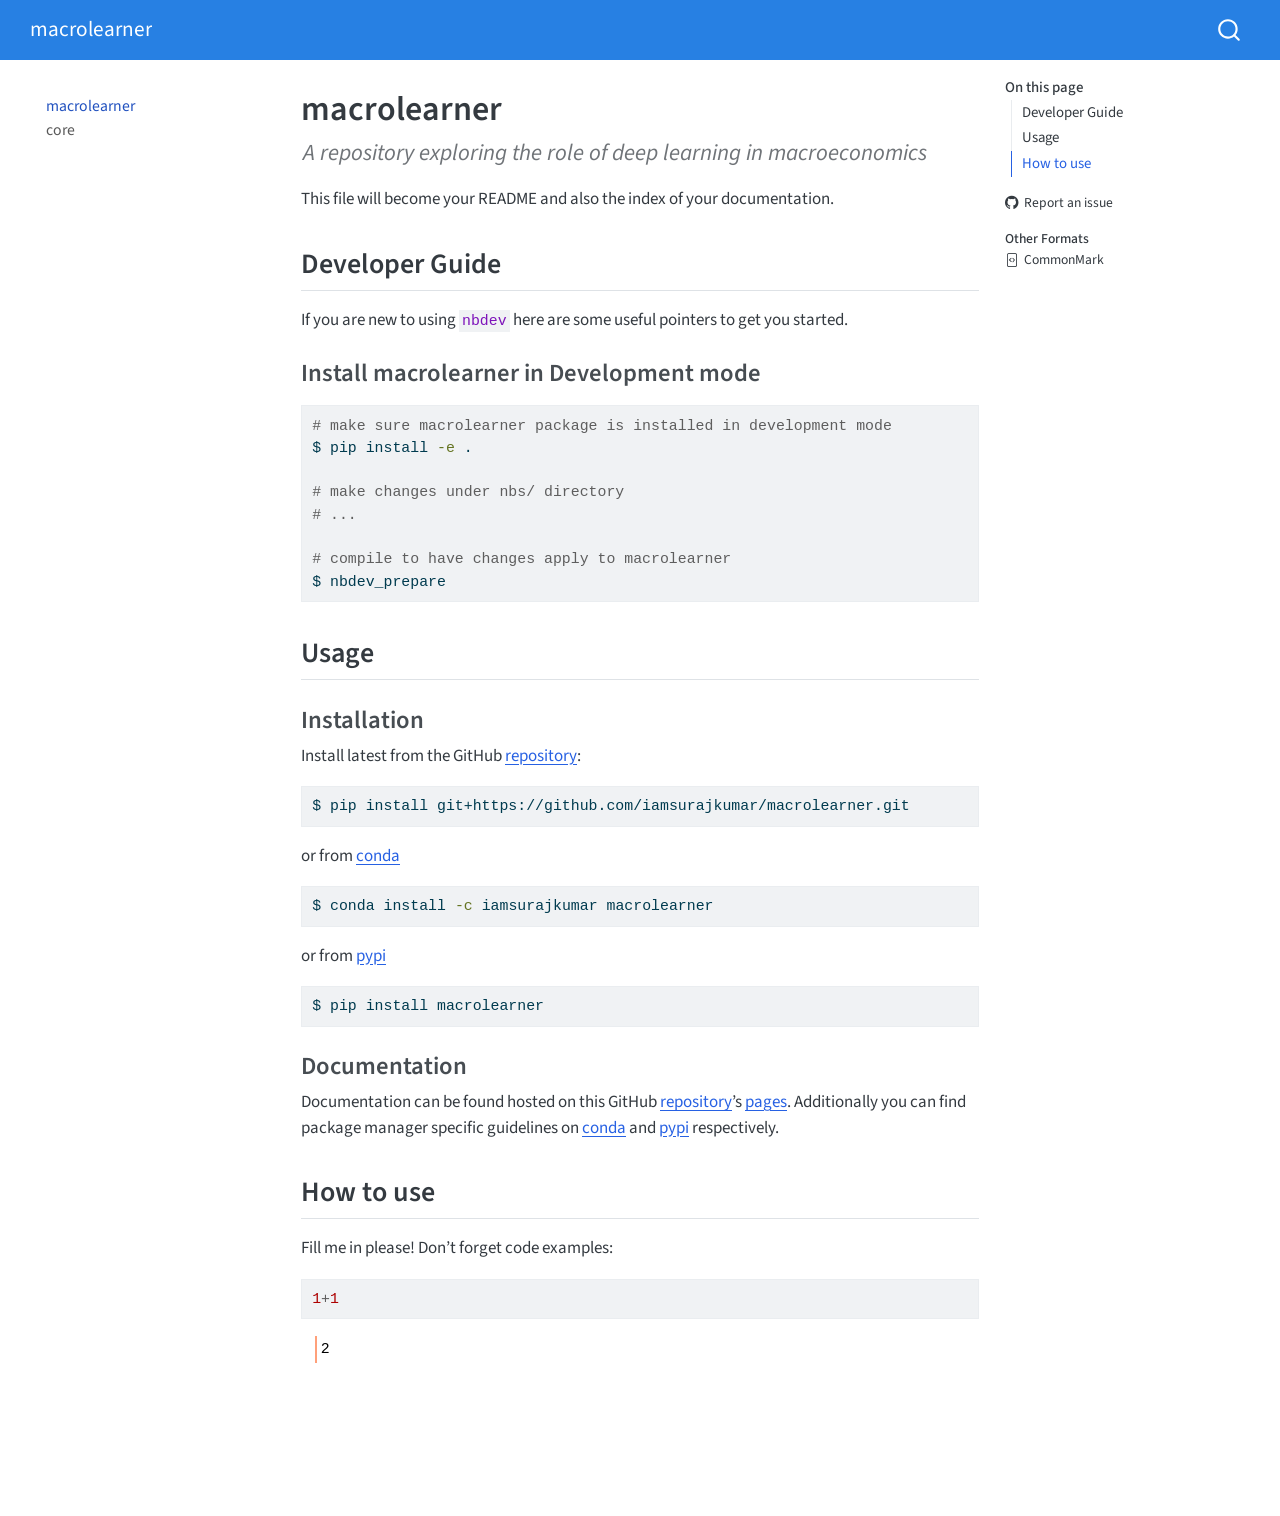
<file: index.html>
<!DOCTYPE html>
<html xmlns="http://www.w3.org/1999/xhtml" lang="en" xml:lang="en"><head>

<meta charset="utf-8">
<meta name="generator" content="quarto-1.8.26">

<meta name="viewport" content="width=device-width, initial-scale=1.0, user-scalable=yes">

<meta name="description" content="A repository exploring the role of deep learning in macroeconomics">

<title>macrolearner</title>
<style>
code{white-space: pre-wrap;}
span.smallcaps{font-variant: small-caps;}
div.columns{display: flex; gap: min(4vw, 1.5em);}
div.column{flex: auto; overflow-x: auto;}
div.hanging-indent{margin-left: 1.5em; text-indent: -1.5em;}
ul.task-list{list-style: none;}
ul.task-list li input[type="checkbox"] {
  width: 0.8em;
  margin: 0 0.8em 0.2em -1em; /* quarto-specific, see https://github.com/quarto-dev/quarto-cli/issues/4556 */ 
  vertical-align: middle;
}
/* CSS for syntax highlighting */
html { -webkit-text-size-adjust: 100%; }
pre > code.sourceCode { white-space: pre; position: relative; }
pre > code.sourceCode > span { display: inline-block; line-height: 1.25; }
pre > code.sourceCode > span:empty { height: 1.2em; }
.sourceCode { overflow: visible; }
code.sourceCode > span { color: inherit; text-decoration: inherit; }
div.sourceCode { margin: 1em 0; }
pre.sourceCode { margin: 0; }
@media screen {
div.sourceCode { overflow: auto; }
}
@media print {
pre > code.sourceCode { white-space: pre-wrap; }
pre > code.sourceCode > span { text-indent: -5em; padding-left: 5em; }
}
pre.numberSource code
  { counter-reset: source-line 0; }
pre.numberSource code > span
  { position: relative; left: -4em; counter-increment: source-line; }
pre.numberSource code > span > a:first-child::before
  { content: counter(source-line);
    position: relative; left: -1em; text-align: right; vertical-align: baseline;
    border: none; display: inline-block;
    -webkit-touch-callout: none; -webkit-user-select: none;
    -khtml-user-select: none; -moz-user-select: none;
    -ms-user-select: none; user-select: none;
    padding: 0 4px; width: 4em;
  }
pre.numberSource { margin-left: 3em;  padding-left: 4px; }
div.sourceCode
  {   }
@media screen {
pre > code.sourceCode > span > a:first-child::before { text-decoration: underline; }
}
</style>


<script src="site_libs/quarto-nav/quarto-nav.js"></script>
<script src="site_libs/quarto-nav/headroom.min.js"></script>
<script src="site_libs/clipboard/clipboard.min.js"></script>
<script src="site_libs/quarto-search/autocomplete.umd.js"></script>
<script src="site_libs/quarto-search/fuse.min.js"></script>
<script src="site_libs/quarto-search/quarto-search.js"></script>
<meta name="quarto:offset" content="./">
<script src="site_libs/quarto-html/quarto.js" type="module"></script>
<script src="site_libs/quarto-html/tabsets/tabsets.js" type="module"></script>
<script src="site_libs/quarto-html/axe/axe-check.js" type="module"></script>
<script src="site_libs/quarto-html/popper.min.js"></script>
<script src="site_libs/quarto-html/tippy.umd.min.js"></script>
<script src="site_libs/quarto-html/anchor.min.js"></script>
<link href="site_libs/quarto-html/tippy.css" rel="stylesheet">
<link href="site_libs/quarto-html/quarto-syntax-highlighting-587c61ba64f3a5504c4d52d930310e48.css" rel="stylesheet" id="quarto-text-highlighting-styles">
<script src="site_libs/bootstrap/bootstrap.min.js"></script>
<link href="site_libs/bootstrap/bootstrap-icons.css" rel="stylesheet">
<link href="site_libs/bootstrap/bootstrap-000f0825b9c55ed21d14970d810c14a9.min.css" rel="stylesheet" append-hash="true" id="quarto-bootstrap" data-mode="light">
<script id="quarto-search-options" type="application/json">{
  "location": "navbar",
  "copy-button": false,
  "collapse-after": 3,
  "panel-placement": "end",
  "type": "overlay",
  "limit": 50,
  "keyboard-shortcut": [
    "f",
    "/",
    "s"
  ],
  "show-item-context": false,
  "language": {
    "search-no-results-text": "No results",
    "search-matching-documents-text": "matching documents",
    "search-copy-link-title": "Copy link to search",
    "search-hide-matches-text": "Hide additional matches",
    "search-more-match-text": "more match in this document",
    "search-more-matches-text": "more matches in this document",
    "search-clear-button-title": "Clear",
    "search-text-placeholder": "",
    "search-detached-cancel-button-title": "Cancel",
    "search-submit-button-title": "Submit",
    "search-label": "Search"
  }
}</script>


<link rel="stylesheet" href="styles.css">
<meta property="og:title" content="macrolearner">
<meta property="og:description" content="A repository exploring the role of deep learning in macroeconomics">
<meta property="og:site_name" content="macrolearner">
<meta name="twitter:title" content="macrolearner">
<meta name="twitter:description" content="A repository exploring the role of deep learning in macroeconomics">
<meta name="twitter:card" content="summary">
</head>

<body class="nav-sidebar floating nav-fixed quarto-light">

<div id="quarto-search-results"></div>
  <header id="quarto-header" class="headroom fixed-top">
    <nav class="navbar navbar-expand-lg " data-bs-theme="dark">
      <div class="navbar-container container-fluid">
      <div class="navbar-brand-container mx-auto">
    <a class="navbar-brand" href="./index.html">
    <span class="navbar-title">macrolearner</span>
    </a>
  </div>
        <div class="quarto-navbar-tools tools-end">
</div>
          <div id="quarto-search" class="" title="Search"></div>
      </div> <!-- /container-fluid -->
    </nav>
  <nav class="quarto-secondary-nav">
    <div class="container-fluid d-flex">
      <button type="button" class="quarto-btn-toggle btn" data-bs-toggle="collapse" role="button" data-bs-target=".quarto-sidebar-collapse-item" aria-controls="quarto-sidebar" aria-expanded="false" aria-label="Toggle sidebar navigation" onclick="if (window.quartoToggleHeadroom) { window.quartoToggleHeadroom(); }">
        <i class="bi bi-layout-text-sidebar-reverse"></i>
      </button>
        <nav class="quarto-page-breadcrumbs" aria-label="breadcrumb"><ol class="breadcrumb"><li class="breadcrumb-item"><a href="./index.html">macrolearner</a></li></ol></nav>
        <a class="flex-grow-1" role="navigation" data-bs-toggle="collapse" data-bs-target=".quarto-sidebar-collapse-item" aria-controls="quarto-sidebar" aria-expanded="false" aria-label="Toggle sidebar navigation" onclick="if (window.quartoToggleHeadroom) { window.quartoToggleHeadroom(); }">      
        </a>
    </div>
  </nav>
</header>
<!-- content -->
<div id="quarto-content" class="quarto-container page-columns page-rows-contents page-layout-article page-navbar">
<!-- sidebar -->
  <nav id="quarto-sidebar" class="sidebar collapse collapse-horizontal quarto-sidebar-collapse-item sidebar-navigation floating overflow-auto">
    <div class="sidebar-menu-container"> 
    <ul class="list-unstyled mt-1">
        <li class="sidebar-item">
  <div class="sidebar-item-container"> 
  <a href="./index.html" class="sidebar-item-text sidebar-link active">
 <span class="menu-text">macrolearner</span></a>
  </div>
</li>
        <li class="sidebar-item">
  <div class="sidebar-item-container"> 
  <a href="./core.html" class="sidebar-item-text sidebar-link">
 <span class="menu-text">core</span></a>
  </div>
</li>
    </ul>
    </div>
</nav>
<div id="quarto-sidebar-glass" class="quarto-sidebar-collapse-item" data-bs-toggle="collapse" data-bs-target=".quarto-sidebar-collapse-item"></div>
<!-- margin-sidebar -->
    <div id="quarto-margin-sidebar" class="sidebar margin-sidebar">
        <nav id="TOC" role="doc-toc" class="toc-active">
    <h2 id="toc-title">On this page</h2>
   
  <ul>
  <li><a href="#developer-guide" id="toc-developer-guide" class="nav-link active" data-scroll-target="#developer-guide">Developer Guide</a>
  <ul class="collapse">
  <li><a href="#install-macrolearner-in-development-mode" id="toc-install-macrolearner-in-development-mode" class="nav-link" data-scroll-target="#install-macrolearner-in-development-mode">Install macrolearner in Development mode</a></li>
  </ul></li>
  <li><a href="#usage" id="toc-usage" class="nav-link" data-scroll-target="#usage">Usage</a>
  <ul class="collapse">
  <li><a href="#installation" id="toc-installation" class="nav-link" data-scroll-target="#installation">Installation</a></li>
  <li><a href="#documentation" id="toc-documentation" class="nav-link" data-scroll-target="#documentation">Documentation</a></li>
  </ul></li>
  <li><a href="#how-to-use" id="toc-how-to-use" class="nav-link" data-scroll-target="#how-to-use">How to use</a></li>
  </ul>
<div class="toc-actions"><ul><li><a href="https://github.com/iamsurajkumar/macrolearner/issues/new" class="toc-action"><i class="bi bi-github"></i>Report an issue</a></li></ul></div><div class="quarto-alternate-formats"><h2>Other Formats</h2><ul><li><a href="index.html.md"><i class="bi bi-file-code"></i>CommonMark</a></li></ul></div></nav>
    </div>
<!-- main -->
<main class="content" id="quarto-document-content">

<header id="title-block-header" class="quarto-title-block default">
<div class="quarto-title">
<h1 class="title">macrolearner</h1>
</div>

<div>
  <div class="description">
    A repository exploring the role of deep learning in macroeconomics
  </div>
</div>


<div class="quarto-title-meta">

    
  
    
  </div>
  


</header>


<!-- WARNING: THIS FILE WAS AUTOGENERATED! DO NOT EDIT! -->
<p>This file will become your README and also the index of your documentation.</p>
<section id="developer-guide" class="level2">
<h2 class="anchored" data-anchor-id="developer-guide">Developer Guide</h2>
<p>If you are new to using <code>nbdev</code> here are some useful pointers to get you started.</p>
<section id="install-macrolearner-in-development-mode" class="level3">
<h3 class="anchored" data-anchor-id="install-macrolearner-in-development-mode">Install macrolearner in Development mode</h3>
<div class="code-copy-outer-scaffold"><div class="sourceCode" id="cb1"><pre class="sourceCode sh code-with-copy"><code class="sourceCode bash"><span id="cb1-1"><a href="#cb1-1" aria-hidden="true" tabindex="-1"></a><span class="co"># make sure macrolearner package is installed in development mode</span></span>
<span id="cb1-2"><a href="#cb1-2" aria-hidden="true" tabindex="-1"></a><span class="ex">$</span> pip install <span class="at">-e</span> .</span>
<span id="cb1-3"><a href="#cb1-3" aria-hidden="true" tabindex="-1"></a></span>
<span id="cb1-4"><a href="#cb1-4" aria-hidden="true" tabindex="-1"></a><span class="co"># make changes under nbs/ directory</span></span>
<span id="cb1-5"><a href="#cb1-5" aria-hidden="true" tabindex="-1"></a><span class="co"># ...</span></span>
<span id="cb1-6"><a href="#cb1-6" aria-hidden="true" tabindex="-1"></a></span>
<span id="cb1-7"><a href="#cb1-7" aria-hidden="true" tabindex="-1"></a><span class="co"># compile to have changes apply to macrolearner</span></span>
<span id="cb1-8"><a href="#cb1-8" aria-hidden="true" tabindex="-1"></a><span class="ex">$</span> nbdev_prepare</span></code></pre></div><button title="Copy to Clipboard" class="code-copy-button"><i class="bi"></i></button></div>
</section>
</section>
<section id="usage" class="level2">
<h2 class="anchored" data-anchor-id="usage">Usage</h2>
<section id="installation" class="level3">
<h3 class="anchored" data-anchor-id="installation">Installation</h3>
<p>Install latest from the GitHub <a href="https://github.com/iamsurajkumar/macrolearner">repository</a>:</p>
<div class="code-copy-outer-scaffold"><div class="sourceCode" id="cb2"><pre class="sourceCode sh code-with-copy"><code class="sourceCode bash"><span id="cb2-1"><a href="#cb2-1" aria-hidden="true" tabindex="-1"></a><span class="ex">$</span> pip install git+https://github.com/iamsurajkumar/macrolearner.git</span></code></pre></div><button title="Copy to Clipboard" class="code-copy-button"><i class="bi"></i></button></div>
<p>or from <a href="https://anaconda.org/iamsurajkumar/macrolearner">conda</a></p>
<div class="code-copy-outer-scaffold"><div class="sourceCode" id="cb3"><pre class="sourceCode sh code-with-copy"><code class="sourceCode bash"><span id="cb3-1"><a href="#cb3-1" aria-hidden="true" tabindex="-1"></a><span class="ex">$</span> conda install <span class="at">-c</span> iamsurajkumar macrolearner</span></code></pre></div><button title="Copy to Clipboard" class="code-copy-button"><i class="bi"></i></button></div>
<p>or from <a href="https://pypi.org/project/macrolearner/">pypi</a></p>
<div class="code-copy-outer-scaffold"><div class="sourceCode" id="cb4"><pre class="sourceCode sh code-with-copy"><code class="sourceCode bash"><span id="cb4-1"><a href="#cb4-1" aria-hidden="true" tabindex="-1"></a><span class="ex">$</span> pip install macrolearner</span></code></pre></div><button title="Copy to Clipboard" class="code-copy-button"><i class="bi"></i></button></div>
</section>
<section id="documentation" class="level3">
<h3 class="anchored" data-anchor-id="documentation">Documentation</h3>
<p>Documentation can be found hosted on this GitHub <a href="https://github.com/iamsurajkumar/macrolearner">repository</a>’s <a href="https://iamsurajkumar.github.io/macrolearner/">pages</a>. Additionally you can find package manager specific guidelines on <a href="https://anaconda.org/iamsurajkumar/macrolearner">conda</a> and <a href="https://pypi.org/project/macrolearner/">pypi</a> respectively.</p>
</section>
</section>
<section id="how-to-use" class="level2">
<h2 class="anchored" data-anchor-id="how-to-use">How to use</h2>
<p>Fill me in please! Don’t forget code examples:</p>
<div id="cell-14" class="cell">
<div class="code-copy-outer-scaffold"><div class="sourceCode cell-code" id="cb5"><pre class="sourceCode python code-with-copy"><code class="sourceCode python"><span id="cb5-1"><a href="#cb5-1" aria-hidden="true" tabindex="-1"></a><span class="dv">1</span><span class="op">+</span><span class="dv">1</span></span></code></pre></div><button title="Copy to Clipboard" class="code-copy-button"><i class="bi"></i></button></div>
<div class="cell-output cell-output-display">
<pre><code>2</code></pre>
</div>
</div>


</section>

</main> <!-- /main -->
<script id="quarto-html-after-body" type="application/javascript">
  window.document.addEventListener("DOMContentLoaded", function (event) {
    const icon = "";
    const anchorJS = new window.AnchorJS();
    anchorJS.options = {
      placement: 'right',
      icon: icon
    };
    anchorJS.add('.anchored');
    const isCodeAnnotation = (el) => {
      for (const clz of el.classList) {
        if (clz.startsWith('code-annotation-')) {                     
          return true;
        }
      }
      return false;
    }
    const onCopySuccess = function(e) {
      // button target
      const button = e.trigger;
      // don't keep focus
      button.blur();
      // flash "checked"
      button.classList.add('code-copy-button-checked');
      var currentTitle = button.getAttribute("title");
      button.setAttribute("title", "Copied!");
      let tooltip;
      if (window.bootstrap) {
        button.setAttribute("data-bs-toggle", "tooltip");
        button.setAttribute("data-bs-placement", "left");
        button.setAttribute("data-bs-title", "Copied!");
        tooltip = new bootstrap.Tooltip(button, 
          { trigger: "manual", 
            customClass: "code-copy-button-tooltip",
            offset: [0, -8]});
        tooltip.show();    
      }
      setTimeout(function() {
        if (tooltip) {
          tooltip.hide();
          button.removeAttribute("data-bs-title");
          button.removeAttribute("data-bs-toggle");
          button.removeAttribute("data-bs-placement");
        }
        button.setAttribute("title", currentTitle);
        button.classList.remove('code-copy-button-checked');
      }, 1000);
      // clear code selection
      e.clearSelection();
    }
    const getTextToCopy = function(trigger) {
      const outerScaffold = trigger.parentElement.cloneNode(true);
      const codeEl = outerScaffold.querySelector('code');
      for (const childEl of codeEl.children) {
        if (isCodeAnnotation(childEl)) {
          childEl.remove();
        }
      }
      return codeEl.innerText;
    }
    const clipboard = new window.ClipboardJS('.code-copy-button:not([data-in-quarto-modal])', {
      text: getTextToCopy
    });
    clipboard.on('success', onCopySuccess);
    if (window.document.getElementById('quarto-embedded-source-code-modal')) {
      const clipboardModal = new window.ClipboardJS('.code-copy-button[data-in-quarto-modal]', {
        text: getTextToCopy,
        container: window.document.getElementById('quarto-embedded-source-code-modal')
      });
      clipboardModal.on('success', onCopySuccess);
    }
      var localhostRegex = new RegExp(/^(?:http|https):\/\/localhost\:?[0-9]*\//);
      var mailtoRegex = new RegExp(/^mailto:/);
        var filterRegex = new RegExp("https:\/\/iamsurajkumar\.github\.io\/macrolearner");
      var isInternal = (href) => {
          return filterRegex.test(href) || localhostRegex.test(href) || mailtoRegex.test(href);
      }
      // Inspect non-navigation links and adorn them if external
     var links = window.document.querySelectorAll('a[href]:not(.nav-link):not(.navbar-brand):not(.toc-action):not(.sidebar-link):not(.sidebar-item-toggle):not(.pagination-link):not(.no-external):not([aria-hidden]):not(.dropdown-item):not(.quarto-navigation-tool):not(.about-link)');
      for (var i=0; i<links.length; i++) {
        const link = links[i];
        if (!isInternal(link.href)) {
          // undo the damage that might have been done by quarto-nav.js in the case of
          // links that we want to consider external
          if (link.dataset.originalHref !== undefined) {
            link.href = link.dataset.originalHref;
          }
        }
      }
    function tippyHover(el, contentFn, onTriggerFn, onUntriggerFn) {
      const config = {
        allowHTML: true,
        maxWidth: 500,
        delay: 100,
        arrow: false,
        appendTo: function(el) {
            return el.parentElement;
        },
        interactive: true,
        interactiveBorder: 10,
        theme: 'quarto',
        placement: 'bottom-start',
      };
      if (contentFn) {
        config.content = contentFn;
      }
      if (onTriggerFn) {
        config.onTrigger = onTriggerFn;
      }
      if (onUntriggerFn) {
        config.onUntrigger = onUntriggerFn;
      }
      window.tippy(el, config); 
    }
    const noterefs = window.document.querySelectorAll('a[role="doc-noteref"]');
    for (var i=0; i<noterefs.length; i++) {
      const ref = noterefs[i];
      tippyHover(ref, function() {
        // use id or data attribute instead here
        let href = ref.getAttribute('data-footnote-href') || ref.getAttribute('href');
        try { href = new URL(href).hash; } catch {}
        const id = href.replace(/^#\/?/, "");
        const note = window.document.getElementById(id);
        if (note) {
          return note.innerHTML;
        } else {
          return "";
        }
      });
    }
    const xrefs = window.document.querySelectorAll('a.quarto-xref');
    const processXRef = (id, note) => {
      // Strip column container classes
      const stripColumnClz = (el) => {
        el.classList.remove("page-full", "page-columns");
        if (el.children) {
          for (const child of el.children) {
            stripColumnClz(child);
          }
        }
      }
      stripColumnClz(note)
      if (id === null || id.startsWith('sec-')) {
        // Special case sections, only their first couple elements
        const container = document.createElement("div");
        if (note.children && note.children.length > 2) {
          container.appendChild(note.children[0].cloneNode(true));
          for (let i = 1; i < note.children.length; i++) {
            const child = note.children[i];
            if (child.tagName === "P" && child.innerText === "") {
              continue;
            } else {
              container.appendChild(child.cloneNode(true));
              break;
            }
          }
          if (window.Quarto?.typesetMath) {
            window.Quarto.typesetMath(container);
          }
          return container.innerHTML
        } else {
          if (window.Quarto?.typesetMath) {
            window.Quarto.typesetMath(note);
          }
          return note.innerHTML;
        }
      } else {
        // Remove any anchor links if they are present
        const anchorLink = note.querySelector('a.anchorjs-link');
        if (anchorLink) {
          anchorLink.remove();
        }
        if (window.Quarto?.typesetMath) {
          window.Quarto.typesetMath(note);
        }
        if (note.classList.contains("callout")) {
          return note.outerHTML;
        } else {
          return note.innerHTML;
        }
      }
    }
    for (var i=0; i<xrefs.length; i++) {
      const xref = xrefs[i];
      tippyHover(xref, undefined, function(instance) {
        instance.disable();
        let url = xref.getAttribute('href');
        let hash = undefined; 
        if (url.startsWith('#')) {
          hash = url;
        } else {
          try { hash = new URL(url).hash; } catch {}
        }
        if (hash) {
          const id = hash.replace(/^#\/?/, "");
          const note = window.document.getElementById(id);
          if (note !== null) {
            try {
              const html = processXRef(id, note.cloneNode(true));
              instance.setContent(html);
            } finally {
              instance.enable();
              instance.show();
            }
          } else {
            // See if we can fetch this
            fetch(url.split('#')[0])
            .then(res => res.text())
            .then(html => {
              const parser = new DOMParser();
              const htmlDoc = parser.parseFromString(html, "text/html");
              const note = htmlDoc.getElementById(id);
              if (note !== null) {
                const html = processXRef(id, note);
                instance.setContent(html);
              } 
            }).finally(() => {
              instance.enable();
              instance.show();
            });
          }
        } else {
          // See if we can fetch a full url (with no hash to target)
          // This is a special case and we should probably do some content thinning / targeting
          fetch(url)
          .then(res => res.text())
          .then(html => {
            const parser = new DOMParser();
            const htmlDoc = parser.parseFromString(html, "text/html");
            const note = htmlDoc.querySelector('main.content');
            if (note !== null) {
              // This should only happen for chapter cross references
              // (since there is no id in the URL)
              // remove the first header
              if (note.children.length > 0 && note.children[0].tagName === "HEADER") {
                note.children[0].remove();
              }
              const html = processXRef(null, note);
              instance.setContent(html);
            } 
          }).finally(() => {
            instance.enable();
            instance.show();
          });
        }
      }, function(instance) {
      });
    }
        let selectedAnnoteEl;
        const selectorForAnnotation = ( cell, annotation) => {
          let cellAttr = 'data-code-cell="' + cell + '"';
          let lineAttr = 'data-code-annotation="' +  annotation + '"';
          const selector = 'span[' + cellAttr + '][' + lineAttr + ']';
          return selector;
        }
        const selectCodeLines = (annoteEl) => {
          const doc = window.document;
          const targetCell = annoteEl.getAttribute("data-target-cell");
          const targetAnnotation = annoteEl.getAttribute("data-target-annotation");
          const annoteSpan = window.document.querySelector(selectorForAnnotation(targetCell, targetAnnotation));
          const lines = annoteSpan.getAttribute("data-code-lines").split(",");
          const lineIds = lines.map((line) => {
            return targetCell + "-" + line;
          })
          let top = null;
          let height = null;
          let parent = null;
          if (lineIds.length > 0) {
              //compute the position of the single el (top and bottom and make a div)
              const el = window.document.getElementById(lineIds[0]);
              top = el.offsetTop;
              height = el.offsetHeight;
              parent = el.parentElement.parentElement;
            if (lineIds.length > 1) {
              const lastEl = window.document.getElementById(lineIds[lineIds.length - 1]);
              const bottom = lastEl.offsetTop + lastEl.offsetHeight;
              height = bottom - top;
            }
            if (top !== null && height !== null && parent !== null) {
              // cook up a div (if necessary) and position it 
              let div = window.document.getElementById("code-annotation-line-highlight");
              if (div === null) {
                div = window.document.createElement("div");
                div.setAttribute("id", "code-annotation-line-highlight");
                div.style.position = 'absolute';
                parent.appendChild(div);
              }
              div.style.top = top - 2 + "px";
              div.style.height = height + 4 + "px";
              div.style.left = 0;
              let gutterDiv = window.document.getElementById("code-annotation-line-highlight-gutter");
              if (gutterDiv === null) {
                gutterDiv = window.document.createElement("div");
                gutterDiv.setAttribute("id", "code-annotation-line-highlight-gutter");
                gutterDiv.style.position = 'absolute';
                const codeCell = window.document.getElementById(targetCell);
                const gutter = codeCell.querySelector('.code-annotation-gutter');
                gutter.appendChild(gutterDiv);
              }
              gutterDiv.style.top = top - 2 + "px";
              gutterDiv.style.height = height + 4 + "px";
            }
            selectedAnnoteEl = annoteEl;
          }
        };
        const unselectCodeLines = () => {
          const elementsIds = ["code-annotation-line-highlight", "code-annotation-line-highlight-gutter"];
          elementsIds.forEach((elId) => {
            const div = window.document.getElementById(elId);
            if (div) {
              div.remove();
            }
          });
          selectedAnnoteEl = undefined;
        };
          // Handle positioning of the toggle
      window.addEventListener(
        "resize",
        throttle(() => {
          elRect = undefined;
          if (selectedAnnoteEl) {
            selectCodeLines(selectedAnnoteEl);
          }
        }, 10)
      );
      function throttle(fn, ms) {
      let throttle = false;
      let timer;
        return (...args) => {
          if(!throttle) { // first call gets through
              fn.apply(this, args);
              throttle = true;
          } else { // all the others get throttled
              if(timer) clearTimeout(timer); // cancel #2
              timer = setTimeout(() => {
                fn.apply(this, args);
                timer = throttle = false;
              }, ms);
          }
        };
      }
        // Attach click handler to the DT
        const annoteDls = window.document.querySelectorAll('dt[data-target-cell]');
        for (const annoteDlNode of annoteDls) {
          annoteDlNode.addEventListener('click', (event) => {
            const clickedEl = event.target;
            if (clickedEl !== selectedAnnoteEl) {
              unselectCodeLines();
              const activeEl = window.document.querySelector('dt[data-target-cell].code-annotation-active');
              if (activeEl) {
                activeEl.classList.remove('code-annotation-active');
              }
              selectCodeLines(clickedEl);
              clickedEl.classList.add('code-annotation-active');
            } else {
              // Unselect the line
              unselectCodeLines();
              clickedEl.classList.remove('code-annotation-active');
            }
          });
        }
    const findCites = (el) => {
      const parentEl = el.parentElement;
      if (parentEl) {
        const cites = parentEl.dataset.cites;
        if (cites) {
          return {
            el,
            cites: cites.split(' ')
          };
        } else {
          return findCites(el.parentElement)
        }
      } else {
        return undefined;
      }
    };
    var bibliorefs = window.document.querySelectorAll('a[role="doc-biblioref"]');
    for (var i=0; i<bibliorefs.length; i++) {
      const ref = bibliorefs[i];
      const citeInfo = findCites(ref);
      if (citeInfo) {
        tippyHover(citeInfo.el, function() {
          var popup = window.document.createElement('div');
          citeInfo.cites.forEach(function(cite) {
            var citeDiv = window.document.createElement('div');
            citeDiv.classList.add('hanging-indent');
            citeDiv.classList.add('csl-entry');
            var biblioDiv = window.document.getElementById('ref-' + cite);
            if (biblioDiv) {
              citeDiv.innerHTML = biblioDiv.innerHTML;
            }
            popup.appendChild(citeDiv);
          });
          return popup.innerHTML;
        });
      }
    }
  });
  </script>
</div> <!-- /content -->




<footer class="footer"><div class="nav-footer"><div class="nav-footer-center"><div class="toc-actions d-sm-block d-md-none"><ul><li><a href="https://github.com/iamsurajkumar/macrolearner/issues/new" class="toc-action"><i class="bi bi-github"></i>Report an issue</a></li></ul></div></div></div></footer></body></html>
</file>
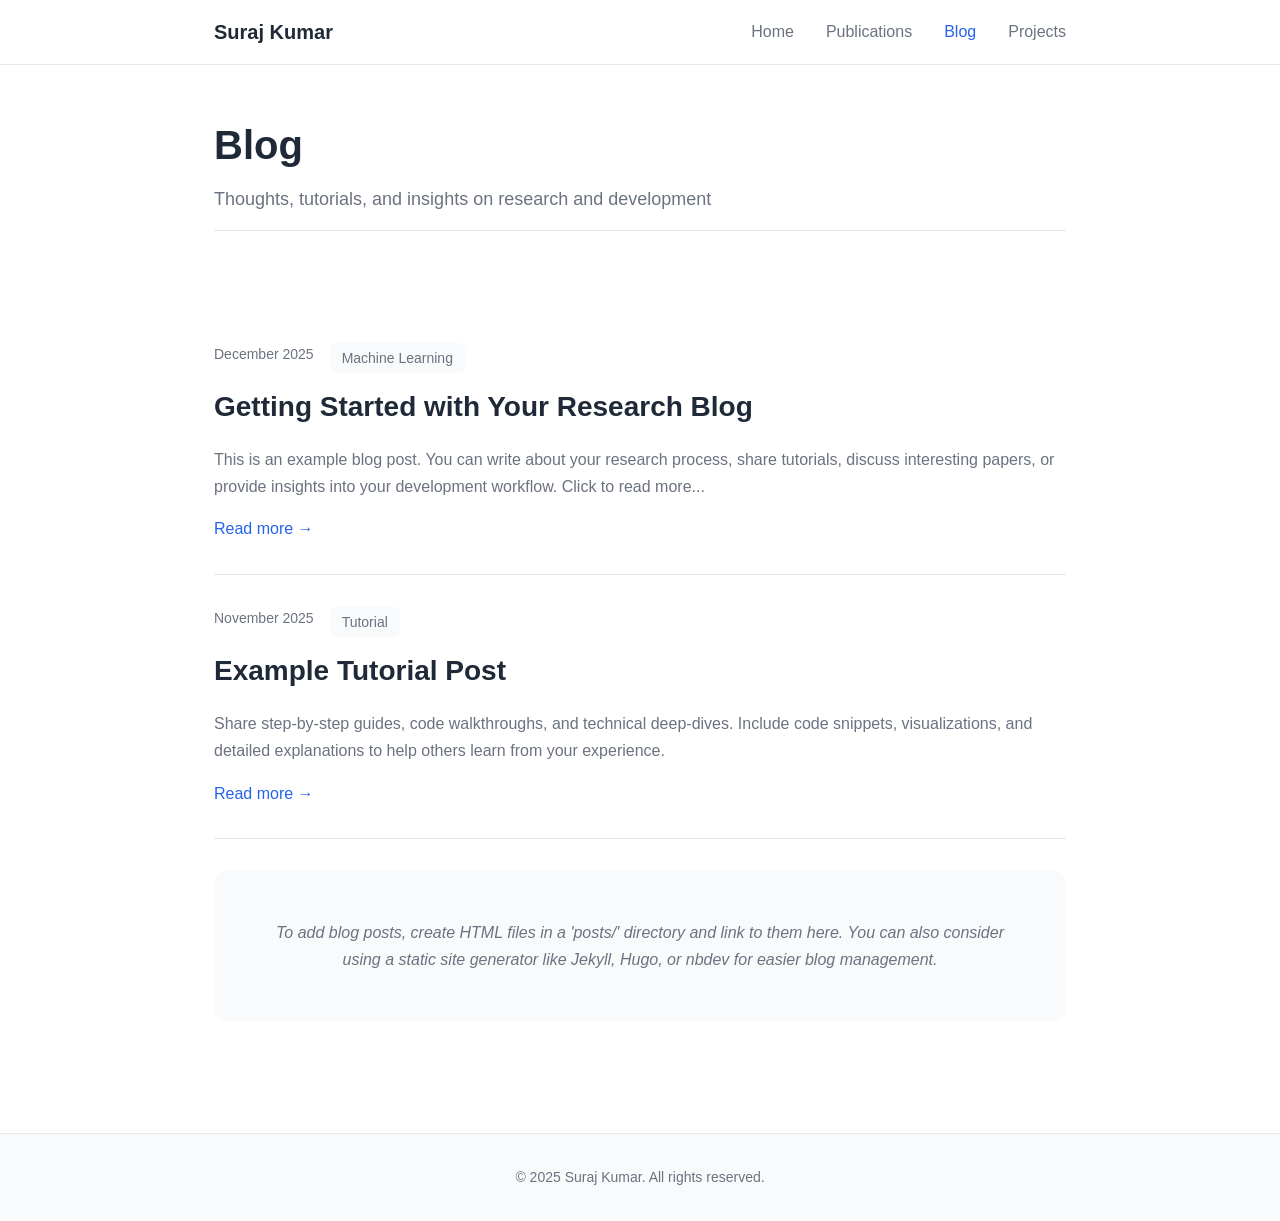
<file: blog.html>
<!DOCTYPE html>
<html lang="en">
<head>
    <meta charset="UTF-8">
    <meta name="viewport" content="width=device-width, initial-scale=1.0">
    <title>Blog - Suraj Kumar</title>
    <link rel="stylesheet" href="style.css">
</head>
<body>
    <nav class="navbar">
        <div class="nav-container">
            <a href="index.html" class="nav-logo">Suraj Kumar</a>
            <ul class="nav-menu">
                <li><a href="index.html">Home</a></li>
                <li><a href="publications.html">Publications</a></li>
                <li><a href="blog.html" class="active">Blog</a></li>
                <li><a href="projects.html">Projects</a></li>
            </ul>
        </div>
    </nav>

    <main class="container">
        <section class="page-header">
            <h1>Blog</h1>
            <p>Thoughts, tutorials, and insights on research and development</p>
        </section>

        <section class="blog-posts">
            <!-- Example blog post - Replace with your actual posts -->
            <article class="blog-post">
                <div class="post-meta">
                    <span class="date">December 2025</span>
                    <span class="tag">Machine Learning</span>
                </div>
                <h2><a href="posts/example-post.html">Getting Started with Your Research Blog</a></h2>
                <p class="excerpt">
                    This is an example blog post. You can write about your research process,
                    share tutorials, discuss interesting papers, or provide insights into
                    your development workflow. Click to read more...
                </p>
                <a href="posts/example-post.html" class="read-more">Read more →</a>
            </article>

            <article class="blog-post">
                <div class="post-meta">
                    <span class="date">November 2025</span>
                    <span class="tag">Tutorial</span>
                </div>
                <h2><a href="posts/example-tutorial.html">Example Tutorial Post</a></h2>
                <p class="excerpt">
                    Share step-by-step guides, code walkthroughs, and technical deep-dives.
                    Include code snippets, visualizations, and detailed explanations to help
                    others learn from your experience.
                </p>
                <a href="posts/example-tutorial.html" class="read-more">Read more →</a>
            </article>

            <!-- Add more blog posts as needed -->
            <div class="empty-state">
                <p>
                    <em>
                        To add blog posts, create HTML files in a 'posts/' directory and link
                        to them here. You can also consider using a static site generator like
                        Jekyll, Hugo, or nbdev for easier blog management.
                    </em>
                </p>
            </div>
        </section>
    </main>

    <footer>
        <div class="container">
            <p>&copy; 2025 Suraj Kumar. All rights reserved.</p>
        </div>
    </footer>
</body>
</html>
</file>
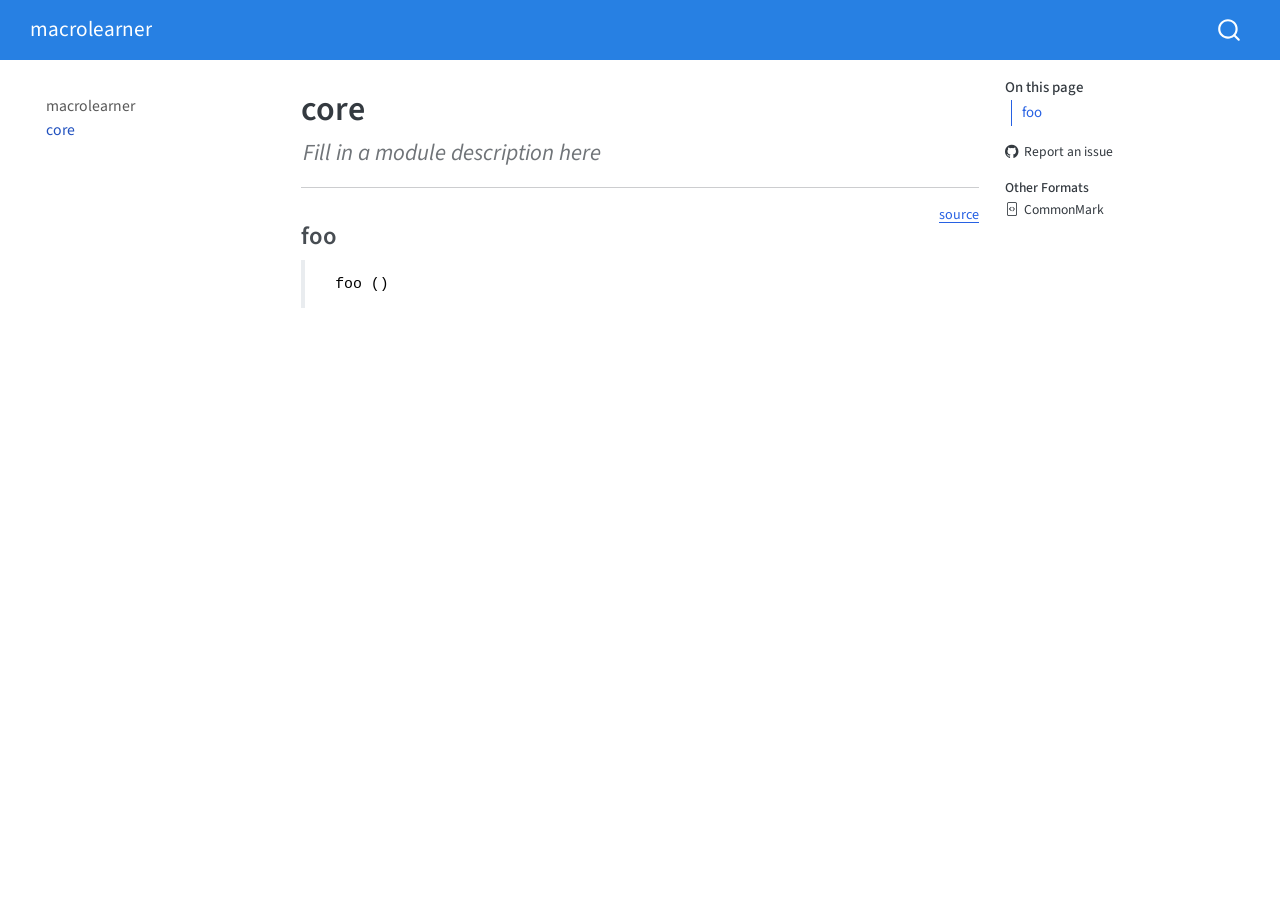
<file: core.html>
<!DOCTYPE html>
<html xmlns="http://www.w3.org/1999/xhtml" lang="en" xml:lang="en"><head>

<meta charset="utf-8">
<meta name="generator" content="quarto-1.8.26">

<meta name="viewport" content="width=device-width, initial-scale=1.0, user-scalable=yes">

<meta name="description" content="Fill in a module description here">

<title>core – macrolearner</title>
<style>
code{white-space: pre-wrap;}
span.smallcaps{font-variant: small-caps;}
div.columns{display: flex; gap: min(4vw, 1.5em);}
div.column{flex: auto; overflow-x: auto;}
div.hanging-indent{margin-left: 1.5em; text-indent: -1.5em;}
ul.task-list{list-style: none;}
ul.task-list li input[type="checkbox"] {
  width: 0.8em;
  margin: 0 0.8em 0.2em -1em; /* quarto-specific, see https://github.com/quarto-dev/quarto-cli/issues/4556 */ 
  vertical-align: middle;
}
</style>


<script src="site_libs/quarto-nav/quarto-nav.js"></script>
<script src="site_libs/quarto-nav/headroom.min.js"></script>
<script src="site_libs/clipboard/clipboard.min.js"></script>
<script src="site_libs/quarto-search/autocomplete.umd.js"></script>
<script src="site_libs/quarto-search/fuse.min.js"></script>
<script src="site_libs/quarto-search/quarto-search.js"></script>
<meta name="quarto:offset" content="./">
<script src="site_libs/quarto-html/quarto.js" type="module"></script>
<script src="site_libs/quarto-html/tabsets/tabsets.js" type="module"></script>
<script src="site_libs/quarto-html/axe/axe-check.js" type="module"></script>
<script src="site_libs/quarto-html/popper.min.js"></script>
<script src="site_libs/quarto-html/tippy.umd.min.js"></script>
<script src="site_libs/quarto-html/anchor.min.js"></script>
<link href="site_libs/quarto-html/tippy.css" rel="stylesheet">
<link href="site_libs/quarto-html/quarto-syntax-highlighting-587c61ba64f3a5504c4d52d930310e48.css" rel="stylesheet" id="quarto-text-highlighting-styles">
<script src="site_libs/bootstrap/bootstrap.min.js"></script>
<link href="site_libs/bootstrap/bootstrap-icons.css" rel="stylesheet">
<link href="site_libs/bootstrap/bootstrap-000f0825b9c55ed21d14970d810c14a9.min.css" rel="stylesheet" append-hash="true" id="quarto-bootstrap" data-mode="light">
<script id="quarto-search-options" type="application/json">{
  "location": "navbar",
  "copy-button": false,
  "collapse-after": 3,
  "panel-placement": "end",
  "type": "overlay",
  "limit": 50,
  "keyboard-shortcut": [
    "f",
    "/",
    "s"
  ],
  "show-item-context": false,
  "language": {
    "search-no-results-text": "No results",
    "search-matching-documents-text": "matching documents",
    "search-copy-link-title": "Copy link to search",
    "search-hide-matches-text": "Hide additional matches",
    "search-more-match-text": "more match in this document",
    "search-more-matches-text": "more matches in this document",
    "search-clear-button-title": "Clear",
    "search-text-placeholder": "",
    "search-detached-cancel-button-title": "Cancel",
    "search-submit-button-title": "Submit",
    "search-label": "Search"
  }
}</script>


<link rel="stylesheet" href="styles.css">
<meta property="og:title" content="core – macrolearner">
<meta property="og:description" content="Fill in a module description here">
<meta property="og:site_name" content="macrolearner">
<meta name="twitter:title" content="core – macrolearner">
<meta name="twitter:description" content="Fill in a module description here">
<meta name="twitter:card" content="summary">
</head>

<body class="nav-sidebar floating nav-fixed quarto-light">

<div id="quarto-search-results"></div>
  <header id="quarto-header" class="headroom fixed-top">
    <nav class="navbar navbar-expand-lg " data-bs-theme="dark">
      <div class="navbar-container container-fluid">
      <div class="navbar-brand-container mx-auto">
    <a class="navbar-brand" href="./index.html">
    <span class="navbar-title">macrolearner</span>
    </a>
  </div>
        <div class="quarto-navbar-tools tools-end">
</div>
          <div id="quarto-search" class="" title="Search"></div>
      </div> <!-- /container-fluid -->
    </nav>
  <nav class="quarto-secondary-nav">
    <div class="container-fluid d-flex">
      <button type="button" class="quarto-btn-toggle btn" data-bs-toggle="collapse" role="button" data-bs-target=".quarto-sidebar-collapse-item" aria-controls="quarto-sidebar" aria-expanded="false" aria-label="Toggle sidebar navigation" onclick="if (window.quartoToggleHeadroom) { window.quartoToggleHeadroom(); }">
        <i class="bi bi-layout-text-sidebar-reverse"></i>
      </button>
        <nav class="quarto-page-breadcrumbs" aria-label="breadcrumb"><ol class="breadcrumb"><li class="breadcrumb-item"><a href="./core.html">core</a></li></ol></nav>
        <a class="flex-grow-1" role="navigation" data-bs-toggle="collapse" data-bs-target=".quarto-sidebar-collapse-item" aria-controls="quarto-sidebar" aria-expanded="false" aria-label="Toggle sidebar navigation" onclick="if (window.quartoToggleHeadroom) { window.quartoToggleHeadroom(); }">      
        </a>
    </div>
  </nav>
</header>
<!-- content -->
<div id="quarto-content" class="quarto-container page-columns page-rows-contents page-layout-article page-navbar">
<!-- sidebar -->
  <nav id="quarto-sidebar" class="sidebar collapse collapse-horizontal quarto-sidebar-collapse-item sidebar-navigation floating overflow-auto">
    <div class="sidebar-menu-container"> 
    <ul class="list-unstyled mt-1">
        <li class="sidebar-item">
  <div class="sidebar-item-container"> 
  <a href="./index.html" class="sidebar-item-text sidebar-link">
 <span class="menu-text">macrolearner</span></a>
  </div>
</li>
        <li class="sidebar-item">
  <div class="sidebar-item-container"> 
  <a href="./core.html" class="sidebar-item-text sidebar-link active">
 <span class="menu-text">core</span></a>
  </div>
</li>
    </ul>
    </div>
</nav>
<div id="quarto-sidebar-glass" class="quarto-sidebar-collapse-item" data-bs-toggle="collapse" data-bs-target=".quarto-sidebar-collapse-item"></div>
<!-- margin-sidebar -->
    <div id="quarto-margin-sidebar" class="sidebar margin-sidebar">
        <nav id="TOC" role="doc-toc" class="toc-active">
    <h2 id="toc-title">On this page</h2>
   
  <ul>
  <li><a href="#foo" id="toc-foo" class="nav-link active" data-scroll-target="#foo">foo</a></li>
  </ul>
<div class="toc-actions"><ul><li><a href="https://github.com/iamsurajkumar/macrolearner/issues/new" class="toc-action"><i class="bi bi-github"></i>Report an issue</a></li></ul></div><div class="quarto-alternate-formats"><h2>Other Formats</h2><ul><li><a href="core.html.md"><i class="bi bi-file-code"></i>CommonMark</a></li></ul></div></nav>
    </div>
<!-- main -->
<main class="content" id="quarto-document-content">

<header id="title-block-header" class="quarto-title-block default">
<div class="quarto-title">
<h1 class="title">core</h1>
</div>

<div>
  <div class="description">
    Fill in a module description here
  </div>
</div>


<div class="quarto-title-meta">

    
  
    
  </div>
  


</header>


<!-- WARNING: THIS FILE WAS AUTOGENERATED! DO NOT EDIT! -->
<hr>
<p><a href="https://github.com/iamsurajkumar/macrolearner/blob/main/macrolearner/core.py#L9" target="_blank" style="float:right; font-size:smaller">source</a></p>
<section id="foo" class="level3">
<h3 class="anchored" data-anchor-id="foo">foo</h3>
<blockquote class="blockquote">
<pre><code> foo ()</code></pre>
</blockquote>


</section>

</main> <!-- /main -->
<script id="quarto-html-after-body" type="application/javascript">
  window.document.addEventListener("DOMContentLoaded", function (event) {
    const icon = "";
    const anchorJS = new window.AnchorJS();
    anchorJS.options = {
      placement: 'right',
      icon: icon
    };
    anchorJS.add('.anchored');
    const isCodeAnnotation = (el) => {
      for (const clz of el.classList) {
        if (clz.startsWith('code-annotation-')) {                     
          return true;
        }
      }
      return false;
    }
    const onCopySuccess = function(e) {
      // button target
      const button = e.trigger;
      // don't keep focus
      button.blur();
      // flash "checked"
      button.classList.add('code-copy-button-checked');
      var currentTitle = button.getAttribute("title");
      button.setAttribute("title", "Copied!");
      let tooltip;
      if (window.bootstrap) {
        button.setAttribute("data-bs-toggle", "tooltip");
        button.setAttribute("data-bs-placement", "left");
        button.setAttribute("data-bs-title", "Copied!");
        tooltip = new bootstrap.Tooltip(button, 
          { trigger: "manual", 
            customClass: "code-copy-button-tooltip",
            offset: [0, -8]});
        tooltip.show();    
      }
      setTimeout(function() {
        if (tooltip) {
          tooltip.hide();
          button.removeAttribute("data-bs-title");
          button.removeAttribute("data-bs-toggle");
          button.removeAttribute("data-bs-placement");
        }
        button.setAttribute("title", currentTitle);
        button.classList.remove('code-copy-button-checked');
      }, 1000);
      // clear code selection
      e.clearSelection();
    }
    const getTextToCopy = function(trigger) {
      const outerScaffold = trigger.parentElement.cloneNode(true);
      const codeEl = outerScaffold.querySelector('code');
      for (const childEl of codeEl.children) {
        if (isCodeAnnotation(childEl)) {
          childEl.remove();
        }
      }
      return codeEl.innerText;
    }
    const clipboard = new window.ClipboardJS('.code-copy-button:not([data-in-quarto-modal])', {
      text: getTextToCopy
    });
    clipboard.on('success', onCopySuccess);
    if (window.document.getElementById('quarto-embedded-source-code-modal')) {
      const clipboardModal = new window.ClipboardJS('.code-copy-button[data-in-quarto-modal]', {
        text: getTextToCopy,
        container: window.document.getElementById('quarto-embedded-source-code-modal')
      });
      clipboardModal.on('success', onCopySuccess);
    }
      var localhostRegex = new RegExp(/^(?:http|https):\/\/localhost\:?[0-9]*\//);
      var mailtoRegex = new RegExp(/^mailto:/);
        var filterRegex = new RegExp("https:\/\/iamsurajkumar\.github\.io\/macrolearner");
      var isInternal = (href) => {
          return filterRegex.test(href) || localhostRegex.test(href) || mailtoRegex.test(href);
      }
      // Inspect non-navigation links and adorn them if external
     var links = window.document.querySelectorAll('a[href]:not(.nav-link):not(.navbar-brand):not(.toc-action):not(.sidebar-link):not(.sidebar-item-toggle):not(.pagination-link):not(.no-external):not([aria-hidden]):not(.dropdown-item):not(.quarto-navigation-tool):not(.about-link)');
      for (var i=0; i<links.length; i++) {
        const link = links[i];
        if (!isInternal(link.href)) {
          // undo the damage that might have been done by quarto-nav.js in the case of
          // links that we want to consider external
          if (link.dataset.originalHref !== undefined) {
            link.href = link.dataset.originalHref;
          }
        }
      }
    function tippyHover(el, contentFn, onTriggerFn, onUntriggerFn) {
      const config = {
        allowHTML: true,
        maxWidth: 500,
        delay: 100,
        arrow: false,
        appendTo: function(el) {
            return el.parentElement;
        },
        interactive: true,
        interactiveBorder: 10,
        theme: 'quarto',
        placement: 'bottom-start',
      };
      if (contentFn) {
        config.content = contentFn;
      }
      if (onTriggerFn) {
        config.onTrigger = onTriggerFn;
      }
      if (onUntriggerFn) {
        config.onUntrigger = onUntriggerFn;
      }
      window.tippy(el, config); 
    }
    const noterefs = window.document.querySelectorAll('a[role="doc-noteref"]');
    for (var i=0; i<noterefs.length; i++) {
      const ref = noterefs[i];
      tippyHover(ref, function() {
        // use id or data attribute instead here
        let href = ref.getAttribute('data-footnote-href') || ref.getAttribute('href');
        try { href = new URL(href).hash; } catch {}
        const id = href.replace(/^#\/?/, "");
        const note = window.document.getElementById(id);
        if (note) {
          return note.innerHTML;
        } else {
          return "";
        }
      });
    }
    const xrefs = window.document.querySelectorAll('a.quarto-xref');
    const processXRef = (id, note) => {
      // Strip column container classes
      const stripColumnClz = (el) => {
        el.classList.remove("page-full", "page-columns");
        if (el.children) {
          for (const child of el.children) {
            stripColumnClz(child);
          }
        }
      }
      stripColumnClz(note)
      if (id === null || id.startsWith('sec-')) {
        // Special case sections, only their first couple elements
        const container = document.createElement("div");
        if (note.children && note.children.length > 2) {
          container.appendChild(note.children[0].cloneNode(true));
          for (let i = 1; i < note.children.length; i++) {
            const child = note.children[i];
            if (child.tagName === "P" && child.innerText === "") {
              continue;
            } else {
              container.appendChild(child.cloneNode(true));
              break;
            }
          }
          if (window.Quarto?.typesetMath) {
            window.Quarto.typesetMath(container);
          }
          return container.innerHTML
        } else {
          if (window.Quarto?.typesetMath) {
            window.Quarto.typesetMath(note);
          }
          return note.innerHTML;
        }
      } else {
        // Remove any anchor links if they are present
        const anchorLink = note.querySelector('a.anchorjs-link');
        if (anchorLink) {
          anchorLink.remove();
        }
        if (window.Quarto?.typesetMath) {
          window.Quarto.typesetMath(note);
        }
        if (note.classList.contains("callout")) {
          return note.outerHTML;
        } else {
          return note.innerHTML;
        }
      }
    }
    for (var i=0; i<xrefs.length; i++) {
      const xref = xrefs[i];
      tippyHover(xref, undefined, function(instance) {
        instance.disable();
        let url = xref.getAttribute('href');
        let hash = undefined; 
        if (url.startsWith('#')) {
          hash = url;
        } else {
          try { hash = new URL(url).hash; } catch {}
        }
        if (hash) {
          const id = hash.replace(/^#\/?/, "");
          const note = window.document.getElementById(id);
          if (note !== null) {
            try {
              const html = processXRef(id, note.cloneNode(true));
              instance.setContent(html);
            } finally {
              instance.enable();
              instance.show();
            }
          } else {
            // See if we can fetch this
            fetch(url.split('#')[0])
            .then(res => res.text())
            .then(html => {
              const parser = new DOMParser();
              const htmlDoc = parser.parseFromString(html, "text/html");
              const note = htmlDoc.getElementById(id);
              if (note !== null) {
                const html = processXRef(id, note);
                instance.setContent(html);
              } 
            }).finally(() => {
              instance.enable();
              instance.show();
            });
          }
        } else {
          // See if we can fetch a full url (with no hash to target)
          // This is a special case and we should probably do some content thinning / targeting
          fetch(url)
          .then(res => res.text())
          .then(html => {
            const parser = new DOMParser();
            const htmlDoc = parser.parseFromString(html, "text/html");
            const note = htmlDoc.querySelector('main.content');
            if (note !== null) {
              // This should only happen for chapter cross references
              // (since there is no id in the URL)
              // remove the first header
              if (note.children.length > 0 && note.children[0].tagName === "HEADER") {
                note.children[0].remove();
              }
              const html = processXRef(null, note);
              instance.setContent(html);
            } 
          }).finally(() => {
            instance.enable();
            instance.show();
          });
        }
      }, function(instance) {
      });
    }
        let selectedAnnoteEl;
        const selectorForAnnotation = ( cell, annotation) => {
          let cellAttr = 'data-code-cell="' + cell + '"';
          let lineAttr = 'data-code-annotation="' +  annotation + '"';
          const selector = 'span[' + cellAttr + '][' + lineAttr + ']';
          return selector;
        }
        const selectCodeLines = (annoteEl) => {
          const doc = window.document;
          const targetCell = annoteEl.getAttribute("data-target-cell");
          const targetAnnotation = annoteEl.getAttribute("data-target-annotation");
          const annoteSpan = window.document.querySelector(selectorForAnnotation(targetCell, targetAnnotation));
          const lines = annoteSpan.getAttribute("data-code-lines").split(",");
          const lineIds = lines.map((line) => {
            return targetCell + "-" + line;
          })
          let top = null;
          let height = null;
          let parent = null;
          if (lineIds.length > 0) {
              //compute the position of the single el (top and bottom and make a div)
              const el = window.document.getElementById(lineIds[0]);
              top = el.offsetTop;
              height = el.offsetHeight;
              parent = el.parentElement.parentElement;
            if (lineIds.length > 1) {
              const lastEl = window.document.getElementById(lineIds[lineIds.length - 1]);
              const bottom = lastEl.offsetTop + lastEl.offsetHeight;
              height = bottom - top;
            }
            if (top !== null && height !== null && parent !== null) {
              // cook up a div (if necessary) and position it 
              let div = window.document.getElementById("code-annotation-line-highlight");
              if (div === null) {
                div = window.document.createElement("div");
                div.setAttribute("id", "code-annotation-line-highlight");
                div.style.position = 'absolute';
                parent.appendChild(div);
              }
              div.style.top = top - 2 + "px";
              div.style.height = height + 4 + "px";
              div.style.left = 0;
              let gutterDiv = window.document.getElementById("code-annotation-line-highlight-gutter");
              if (gutterDiv === null) {
                gutterDiv = window.document.createElement("div");
                gutterDiv.setAttribute("id", "code-annotation-line-highlight-gutter");
                gutterDiv.style.position = 'absolute';
                const codeCell = window.document.getElementById(targetCell);
                const gutter = codeCell.querySelector('.code-annotation-gutter');
                gutter.appendChild(gutterDiv);
              }
              gutterDiv.style.top = top - 2 + "px";
              gutterDiv.style.height = height + 4 + "px";
            }
            selectedAnnoteEl = annoteEl;
          }
        };
        const unselectCodeLines = () => {
          const elementsIds = ["code-annotation-line-highlight", "code-annotation-line-highlight-gutter"];
          elementsIds.forEach((elId) => {
            const div = window.document.getElementById(elId);
            if (div) {
              div.remove();
            }
          });
          selectedAnnoteEl = undefined;
        };
          // Handle positioning of the toggle
      window.addEventListener(
        "resize",
        throttle(() => {
          elRect = undefined;
          if (selectedAnnoteEl) {
            selectCodeLines(selectedAnnoteEl);
          }
        }, 10)
      );
      function throttle(fn, ms) {
      let throttle = false;
      let timer;
        return (...args) => {
          if(!throttle) { // first call gets through
              fn.apply(this, args);
              throttle = true;
          } else { // all the others get throttled
              if(timer) clearTimeout(timer); // cancel #2
              timer = setTimeout(() => {
                fn.apply(this, args);
                timer = throttle = false;
              }, ms);
          }
        };
      }
        // Attach click handler to the DT
        const annoteDls = window.document.querySelectorAll('dt[data-target-cell]');
        for (const annoteDlNode of annoteDls) {
          annoteDlNode.addEventListener('click', (event) => {
            const clickedEl = event.target;
            if (clickedEl !== selectedAnnoteEl) {
              unselectCodeLines();
              const activeEl = window.document.querySelector('dt[data-target-cell].code-annotation-active');
              if (activeEl) {
                activeEl.classList.remove('code-annotation-active');
              }
              selectCodeLines(clickedEl);
              clickedEl.classList.add('code-annotation-active');
            } else {
              // Unselect the line
              unselectCodeLines();
              clickedEl.classList.remove('code-annotation-active');
            }
          });
        }
    const findCites = (el) => {
      const parentEl = el.parentElement;
      if (parentEl) {
        const cites = parentEl.dataset.cites;
        if (cites) {
          return {
            el,
            cites: cites.split(' ')
          };
        } else {
          return findCites(el.parentElement)
        }
      } else {
        return undefined;
      }
    };
    var bibliorefs = window.document.querySelectorAll('a[role="doc-biblioref"]');
    for (var i=0; i<bibliorefs.length; i++) {
      const ref = bibliorefs[i];
      const citeInfo = findCites(ref);
      if (citeInfo) {
        tippyHover(citeInfo.el, function() {
          var popup = window.document.createElement('div');
          citeInfo.cites.forEach(function(cite) {
            var citeDiv = window.document.createElement('div');
            citeDiv.classList.add('hanging-indent');
            citeDiv.classList.add('csl-entry');
            var biblioDiv = window.document.getElementById('ref-' + cite);
            if (biblioDiv) {
              citeDiv.innerHTML = biblioDiv.innerHTML;
            }
            popup.appendChild(citeDiv);
          });
          return popup.innerHTML;
        });
      }
    }
  });
  </script>
</div> <!-- /content -->




<footer class="footer"><div class="nav-footer"><div class="nav-footer-center"><div class="toc-actions d-sm-block d-md-none"><ul><li><a href="https://github.com/iamsurajkumar/macrolearner/issues/new" class="toc-action"><i class="bi bi-github"></i>Report an issue</a></li></ul></div></div></div></footer></body></html>
</file>
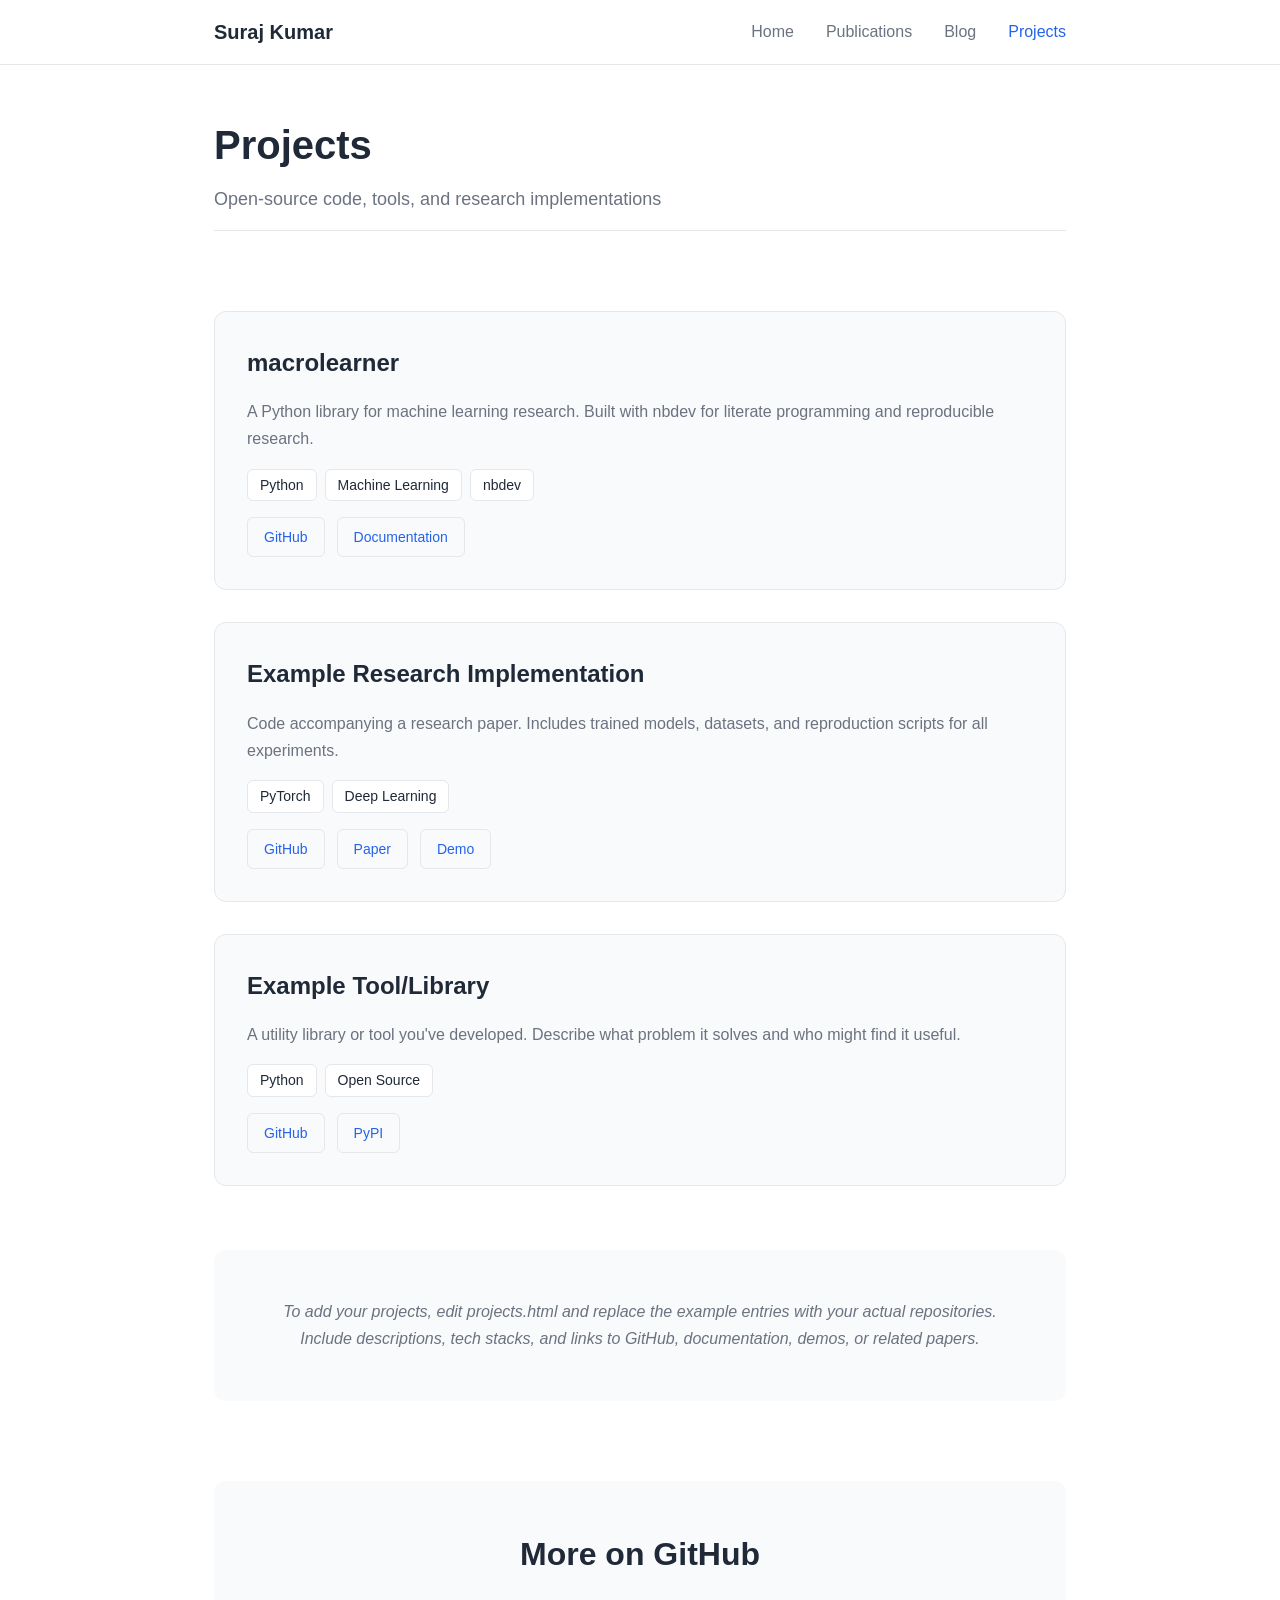
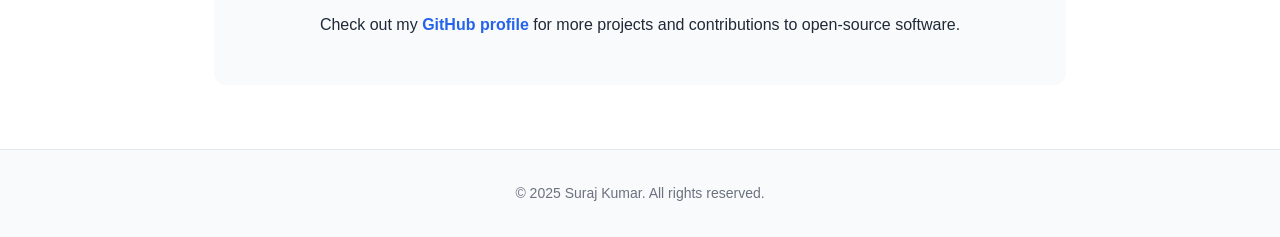
<file: projects.html>
<!DOCTYPE html>
<html lang="en">
<head>
    <meta charset="UTF-8">
    <meta name="viewport" content="width=device-width, initial-scale=1.0">
    <title>Projects - Suraj Kumar</title>
    <link rel="stylesheet" href="style.css">
</head>
<body>
    <nav class="navbar">
        <div class="nav-container">
            <a href="index.html" class="nav-logo">Suraj Kumar</a>
            <ul class="nav-menu">
                <li><a href="index.html">Home</a></li>
                <li><a href="publications.html">Publications</a></li>
                <li><a href="blog.html">Blog</a></li>
                <li><a href="projects.html" class="active">Projects</a></li>
            </ul>
        </div>
    </nav>

    <main class="container">
        <section class="page-header">
            <h1>Projects</h1>
            <p>Open-source code, tools, and research implementations</p>
        </section>

        <section class="projects">
            <!-- Example project - Replace with your actual projects -->
            <article class="project-card">
                <h3>
                    <a href="https://github.com/iamsurajkumar/macrolearner" target="_blank">
                        macrolearner
                    </a>
                </h3>
                <p class="project-description">
                    A Python library for machine learning research. Built with nbdev for
                    literate programming and reproducible research.
                </p>
                <div class="project-tech">
                    <span class="tech-tag">Python</span>
                    <span class="tech-tag">Machine Learning</span>
                    <span class="tech-tag">nbdev</span>
                </div>
                <div class="project-links">
                    <a href="https://github.com/iamsurajkumar/macrolearner" target="_blank" class="btn-small">
                        GitHub
                    </a>
                    <a href="#" class="btn-small">Documentation</a>
                </div>
            </article>

            <article class="project-card">
                <h3>
                    <a href="#" target="_blank">Example Research Implementation</a>
                </h3>
                <p class="project-description">
                    Code accompanying a research paper. Includes trained models, datasets,
                    and reproduction scripts for all experiments.
                </p>
                <div class="project-tech">
                    <span class="tech-tag">PyTorch</span>
                    <span class="tech-tag">Deep Learning</span>
                </div>
                <div class="project-links">
                    <a href="#" target="_blank" class="btn-small">GitHub</a>
                    <a href="#" class="btn-small">Paper</a>
                    <a href="#" class="btn-small">Demo</a>
                </div>
            </article>

            <article class="project-card">
                <h3>
                    <a href="#" target="_blank">Example Tool/Library</a>
                </h3>
                <p class="project-description">
                    A utility library or tool you've developed. Describe what problem it
                    solves and who might find it useful.
                </p>
                <div class="project-tech">
                    <span class="tech-tag">Python</span>
                    <span class="tech-tag">Open Source</span>
                </div>
                <div class="project-links">
                    <a href="#" target="_blank" class="btn-small">GitHub</a>
                    <a href="#" class="btn-small">PyPI</a>
                </div>
            </article>

            <!-- Add more projects as needed -->
            <div class="empty-state">
                <p>
                    <em>
                        To add your projects, edit projects.html and replace the example entries
                        with your actual repositories. Include descriptions, tech stacks, and
                        links to GitHub, documentation, demos, or related papers.
                    </em>
                </p>
            </div>
        </section>

        <section class="github-section">
            <h2>More on GitHub</h2>
            <p>
                Check out my <a href="https://github.com/iamsurajkumar" target="_blank">GitHub profile</a>
                for more projects and contributions to open-source software.
            </p>
        </section>
    </main>

    <footer>
        <div class="container">
            <p>&copy; 2025 Suraj Kumar. All rights reserved.</p>
        </div>
    </footer>
</body>
</html>
</file>
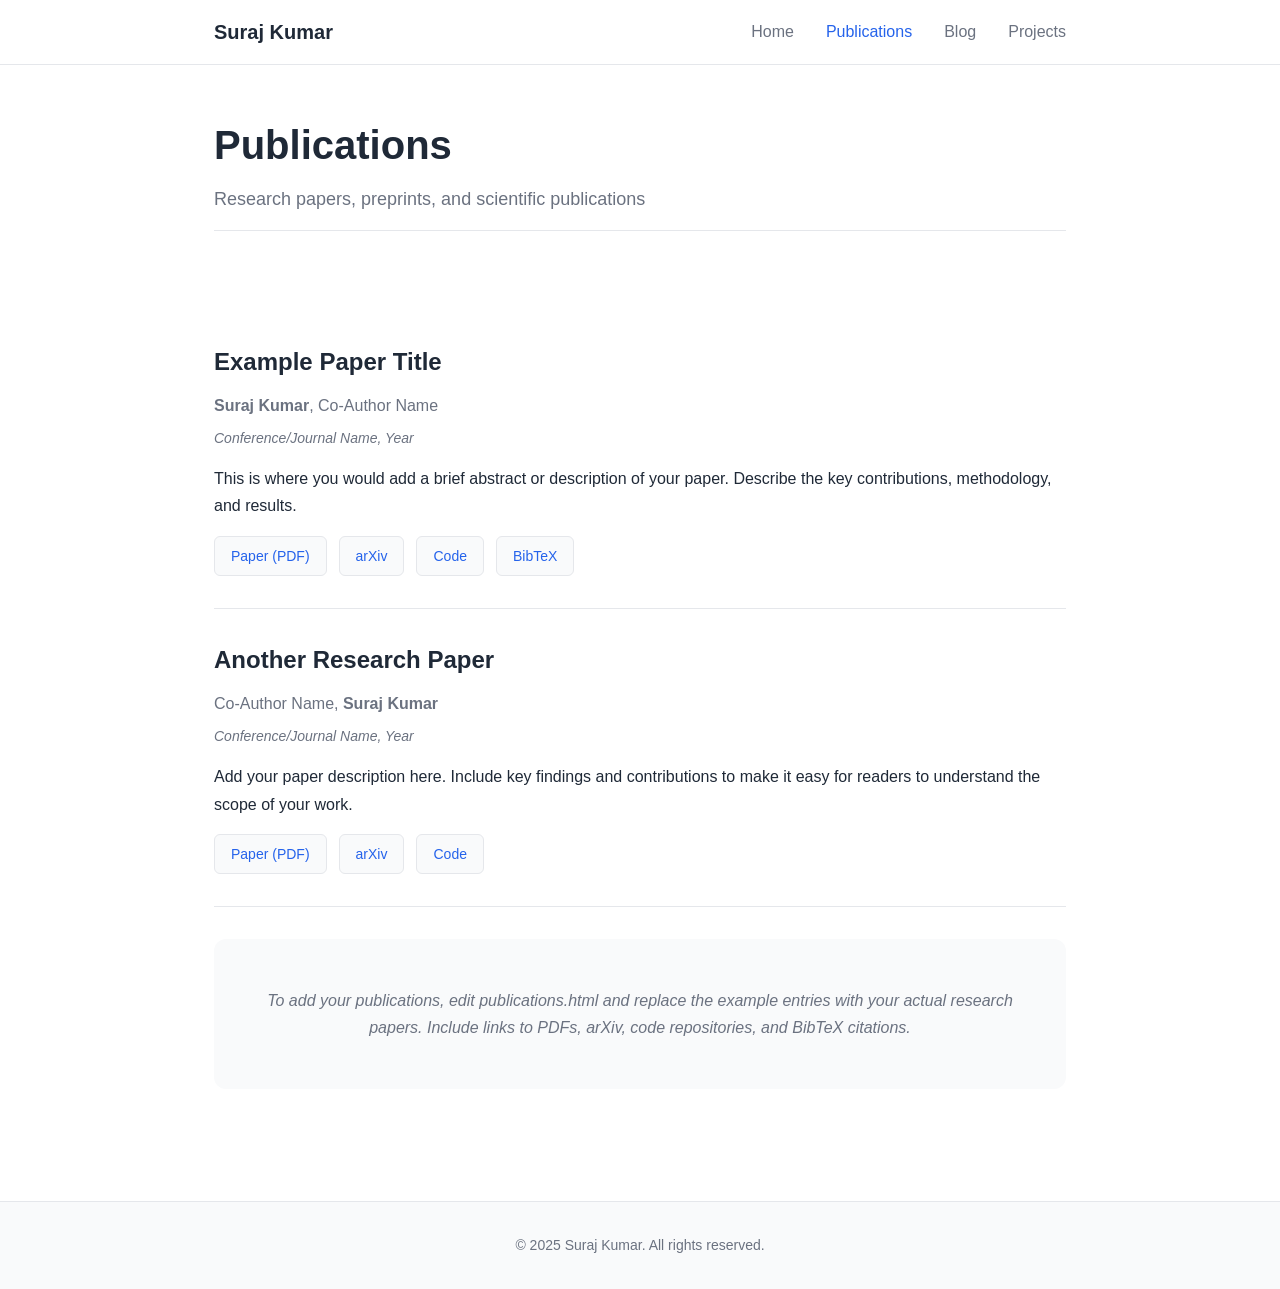
<file: publications.html>
<!DOCTYPE html>
<html lang="en">
<head>
    <meta charset="UTF-8">
    <meta name="viewport" content="width=device-width, initial-scale=1.0">
    <title>Publications - Suraj Kumar</title>
    <link rel="stylesheet" href="style.css">
</head>
<body>
    <nav class="navbar">
        <div class="nav-container">
            <a href="index.html" class="nav-logo">Suraj Kumar</a>
            <ul class="nav-menu">
                <li><a href="index.html">Home</a></li>
                <li><a href="publications.html" class="active">Publications</a></li>
                <li><a href="blog.html">Blog</a></li>
                <li><a href="projects.html">Projects</a></li>
            </ul>
        </div>
    </nav>

    <main class="container">
        <section class="page-header">
            <h1>Publications</h1>
            <p>Research papers, preprints, and scientific publications</p>
        </section>

        <section class="publications">
            <!-- Example publication - Replace with your actual publications -->
            <article class="publication">
                <h3>Example Paper Title</h3>
                <p class="authors"><strong>Suraj Kumar</strong>, Co-Author Name</p>
                <p class="venue">Conference/Journal Name, Year</p>
                <p class="abstract">
                    This is where you would add a brief abstract or description of your paper.
                    Describe the key contributions, methodology, and results.
                </p>
                <div class="publication-links">
                    <a href="#" class="btn-small">Paper (PDF)</a>
                    <a href="#" class="btn-small">arXiv</a>
                    <a href="#" class="btn-small">Code</a>
                    <a href="#" class="btn-small">BibTeX</a>
                </div>
            </article>

            <article class="publication">
                <h3>Another Research Paper</h3>
                <p class="authors">Co-Author Name, <strong>Suraj Kumar</strong></p>
                <p class="venue">Conference/Journal Name, Year</p>
                <p class="abstract">
                    Add your paper description here. Include key findings and contributions
                    to make it easy for readers to understand the scope of your work.
                </p>
                <div class="publication-links">
                    <a href="#" class="btn-small">Paper (PDF)</a>
                    <a href="#" class="btn-small">arXiv</a>
                    <a href="#" class="btn-small">Code</a>
                </div>
            </article>

            <!-- Add more publications as needed -->
            <div class="empty-state">
                <p>
                    <em>
                        To add your publications, edit publications.html and replace the example
                        entries with your actual research papers. Include links to PDFs, arXiv,
                        code repositories, and BibTeX citations.
                    </em>
                </p>
            </div>
        </section>
    </main>

    <footer>
        <div class="container">
            <p>&copy; 2025 Suraj Kumar. All rights reserved.</p>
        </div>
    </footer>
</body>
</html>
</file>
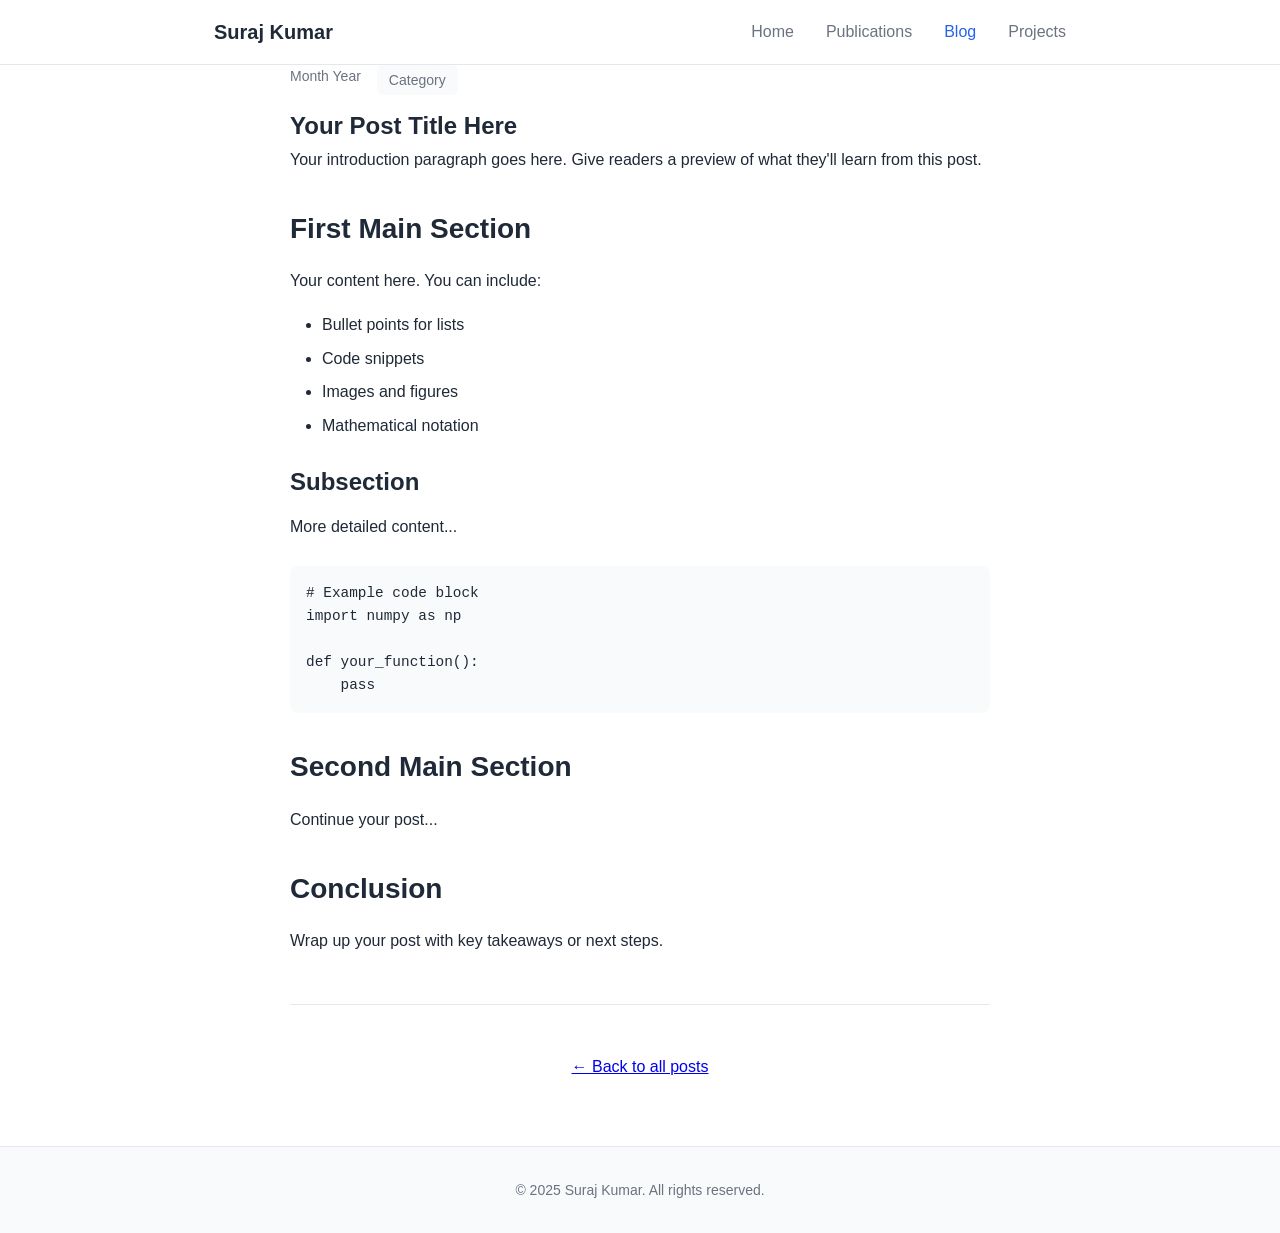
<file: posts/blog-post-template.html>
<!DOCTYPE html>
<html lang="en">
<head>
    <meta charset="UTF-8">
    <meta name="viewport" content="width=device-width, initial-scale=1.0">
    <title>YOUR POST TITLE - Suraj Kumar</title>
    <link rel="stylesheet" href="../style.css">
    <style>
        /* Additional styles for blog posts */
        .post-content {
            max-width: 700px;
            margin: 0 auto;
        }
        .post-content h2 {
            font-size: 1.75rem;
            margin-top: 2rem;
            margin-bottom: 1rem;
        }
        .post-content h3 {
            font-size: 1.5rem;
            margin-top: 1.5rem;
            margin-bottom: 0.75rem;
        }
        .post-content p {
            margin-bottom: 1rem;
            line-height: 1.8;
        }
        .post-content code {
            background-color: var(--bg-light);
            padding: 0.2rem 0.4rem;
            border-radius: 0.25rem;
            font-family: 'Courier New', monospace;
            font-size: 0.9em;
        }
        .post-content pre {
            background-color: var(--bg-light);
            padding: 1rem;
            border-radius: 0.5rem;
            overflow-x: auto;
            margin: 1.5rem 0;
        }
        .post-content pre code {
            padding: 0;
            background-color: transparent;
        }
        .post-content ul, .post-content ol {
            margin-bottom: 1rem;
            padding-left: 2rem;
        }
        .post-content li {
            margin-bottom: 0.5rem;
        }
        .post-content img {
            max-width: 100%;
            height: auto;
            border-radius: 0.5rem;
            margin: 1.5rem 0;
        }
        .post-content blockquote {
            border-left: 4px solid var(--primary-color);
            padding-left: 1rem;
            margin: 1.5rem 0;
            color: var(--text-light);
            font-style: italic;
        }
    </style>
</head>
<body>
    <nav class="navbar">
        <div class="nav-container">
            <a href="../index.html" class="nav-logo">Suraj Kumar</a>
            <ul class="nav-menu">
                <li><a href="../index.html">Home</a></li>
                <li><a href="../publications.html">Publications</a></li>
                <li><a href="../blog.html" class="active">Blog</a></li>
                <li><a href="../projects.html">Projects</a></li>
            </ul>
        </div>
    </nav>

    <main class="container">
        <article class="post-content">
            <div class="post-meta">
                <span class="date">Month Year</span>
                <span class="tag">Category</span>
            </div>

            <h1>Your Post Title Here</h1>

            <p>
                Your introduction paragraph goes here. Give readers a preview of what
                they'll learn from this post.
            </p>

            <h2>First Main Section</h2>

            <p>
                Your content here. You can include:
            </p>

            <ul>
                <li>Bullet points for lists</li>
                <li>Code snippets</li>
                <li>Images and figures</li>
                <li>Mathematical notation</li>
            </ul>

            <h3>Subsection</h3>

            <p>
                More detailed content...
            </p>

            <pre><code># Example code block
import numpy as np

def your_function():
    pass</code></pre>

            <h2>Second Main Section</h2>

            <p>
                Continue your post...
            </p>

            <h2>Conclusion</h2>

            <p>
                Wrap up your post with key takeaways or next steps.
            </p>

            <hr style="margin: 3rem 0; border: none; border-top: 1px solid var(--border-color);">

            <p style="text-align: center;">
                <a href="../blog.html">← Back to all posts</a>
            </p>
        </article>
    </main>

    <footer>
        <div class="container">
            <p>&copy; 2025 Suraj Kumar. All rights reserved.</p>
        </div>
    </footer>
</body>
</html>
</file>
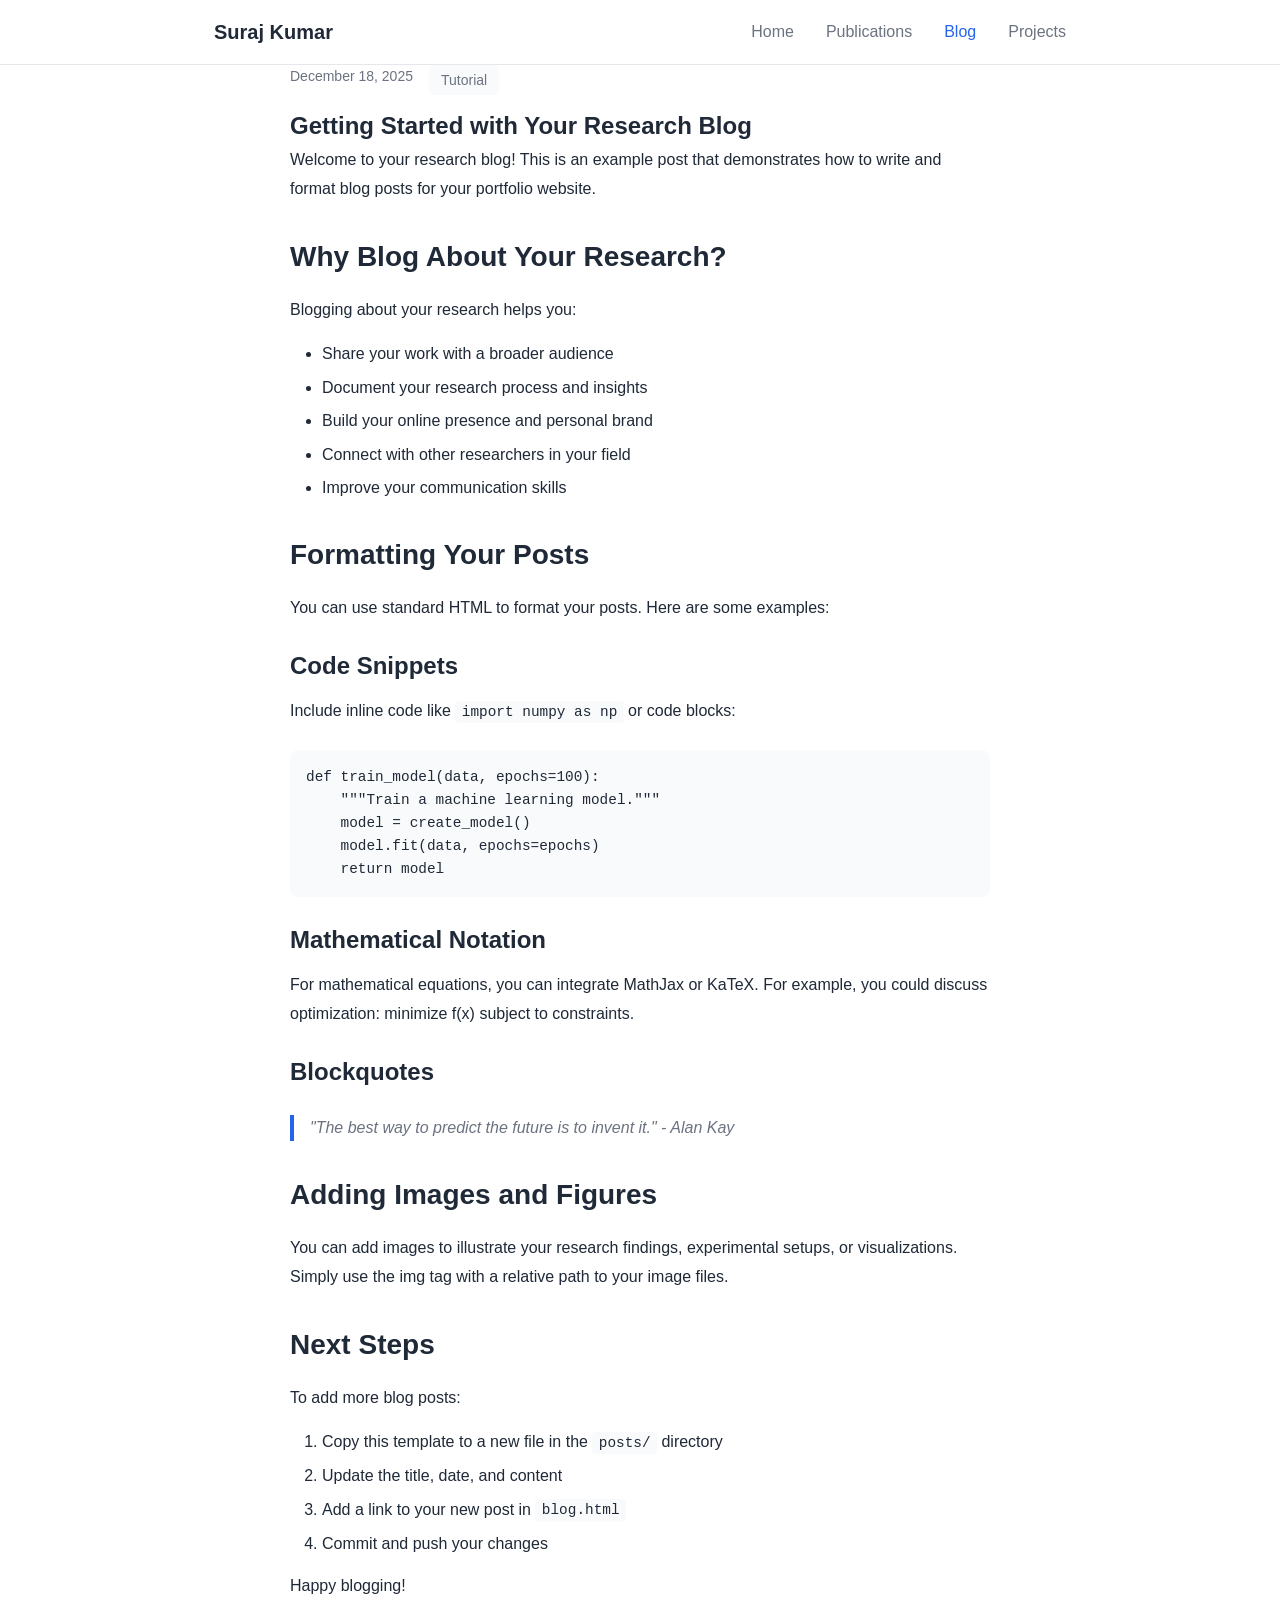
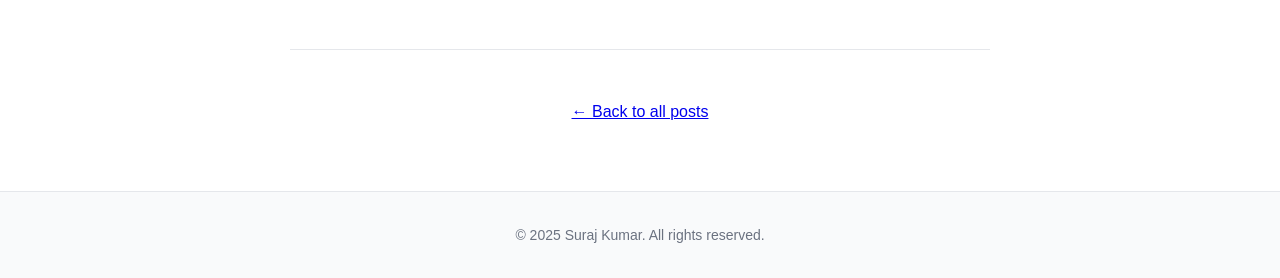
<file: posts/example-post.html>
<!DOCTYPE html>
<html lang="en">
<head>
    <meta charset="UTF-8">
    <meta name="viewport" content="width=device-width, initial-scale=1.0">
    <title>Getting Started with Your Research Blog - Suraj Kumar</title>
    <link rel="stylesheet" href="../style.css">
    <style>
        /* Additional styles for blog posts */
        .post-content {
            max-width: 700px;
            margin: 0 auto;
        }
        .post-content h2 {
            font-size: 1.75rem;
            margin-top: 2rem;
            margin-bottom: 1rem;
        }
        .post-content h3 {
            font-size: 1.5rem;
            margin-top: 1.5rem;
            margin-bottom: 0.75rem;
        }
        .post-content p {
            margin-bottom: 1rem;
            line-height: 1.8;
        }
        .post-content code {
            background-color: var(--bg-light);
            padding: 0.2rem 0.4rem;
            border-radius: 0.25rem;
            font-family: 'Courier New', monospace;
            font-size: 0.9em;
        }
        .post-content pre {
            background-color: var(--bg-light);
            padding: 1rem;
            border-radius: 0.5rem;
            overflow-x: auto;
            margin: 1.5rem 0;
        }
        .post-content pre code {
            padding: 0;
            background-color: transparent;
        }
        .post-content ul, .post-content ol {
            margin-bottom: 1rem;
            padding-left: 2rem;
        }
        .post-content li {
            margin-bottom: 0.5rem;
        }
        .post-content img {
            max-width: 100%;
            height: auto;
            border-radius: 0.5rem;
            margin: 1.5rem 0;
        }
        .post-content blockquote {
            border-left: 4px solid var(--primary-color);
            padding-left: 1rem;
            margin: 1.5rem 0;
            color: var(--text-light);
            font-style: italic;
        }
    </style>
</head>
<body>
    <nav class="navbar">
        <div class="nav-container">
            <a href="../index.html" class="nav-logo">Suraj Kumar</a>
            <ul class="nav-menu">
                <li><a href="../index.html">Home</a></li>
                <li><a href="../publications.html">Publications</a></li>
                <li><a href="../blog.html" class="active">Blog</a></li>
                <li><a href="../projects.html">Projects</a></li>
            </ul>
        </div>
    </nav>

    <main class="container">
        <article class="post-content">
            <div class="post-meta">
                <span class="date">December 18, 2025</span>
                <span class="tag">Tutorial</span>
            </div>

            <h1>Getting Started with Your Research Blog</h1>

            <p>
                Welcome to your research blog! This is an example post that demonstrates
                how to write and format blog posts for your portfolio website.
            </p>

            <h2>Why Blog About Your Research?</h2>

            <p>
                Blogging about your research helps you:
            </p>

            <ul>
                <li>Share your work with a broader audience</li>
                <li>Document your research process and insights</li>
                <li>Build your online presence and personal brand</li>
                <li>Connect with other researchers in your field</li>
                <li>Improve your communication skills</li>
            </ul>

            <h2>Formatting Your Posts</h2>

            <p>
                You can use standard HTML to format your posts. Here are some examples:
            </p>

            <h3>Code Snippets</h3>

            <p>
                Include inline code like <code>import numpy as np</code> or code blocks:
            </p>

            <pre><code>def train_model(data, epochs=100):
    """Train a machine learning model."""
    model = create_model()
    model.fit(data, epochs=epochs)
    return model</code></pre>

            <h3>Mathematical Notation</h3>

            <p>
                For mathematical equations, you can integrate MathJax or KaTeX. For example,
                you could discuss optimization: minimize f(x) subject to constraints.
            </p>

            <h3>Blockquotes</h3>

            <blockquote>
                "The best way to predict the future is to invent it." - Alan Kay
            </blockquote>

            <h2>Adding Images and Figures</h2>

            <p>
                You can add images to illustrate your research findings, experimental
                setups, or visualizations. Simply use the img tag with a relative path
                to your image files.
            </p>

            <h2>Next Steps</h2>

            <p>
                To add more blog posts:
            </p>

            <ol>
                <li>Copy this template to a new file in the <code>posts/</code> directory</li>
                <li>Update the title, date, and content</li>
                <li>Add a link to your new post in <code>blog.html</code></li>
                <li>Commit and push your changes</li>
            </ol>

            <p>
                Happy blogging!
            </p>

            <hr style="margin: 3rem 0; border: none; border-top: 1px solid var(--border-color);">

            <p style="text-align: center;">
                <a href="../blog.html">← Back to all posts</a>
            </p>
        </article>
    </main>

    <footer>
        <div class="container">
            <p>&copy; 2025 Suraj Kumar. All rights reserved.</p>
        </div>
    </footer>
</body>
</html>
</file>
<file: site_libs/quarto-html/tippy.css>
.tippy-box[data-animation=fade][data-state=hidden]{opacity:0}[data-tippy-root]{max-width:calc(100vw - 10px)}.tippy-box{position:relative;background-color:#333;color:#fff;border-radius:4px;font-size:14px;line-height:1.4;white-space:normal;outline:0;transition-property:transform,visibility,opacity}.tippy-box[data-placement^=top]>.tippy-arrow{bottom:0}.tippy-box[data-placement^=top]>.tippy-arrow:before{bottom:-7px;left:0;border-width:8px 8px 0;border-top-color:initial;transform-origin:center top}.tippy-box[data-placement^=bottom]>.tippy-arrow{top:0}.tippy-box[data-placement^=bottom]>.tippy-arrow:before{top:-7px;left:0;border-width:0 8px 8px;border-bottom-color:initial;transform-origin:center bottom}.tippy-box[data-placement^=left]>.tippy-arrow{right:0}.tippy-box[data-placement^=left]>.tippy-arrow:before{border-width:8px 0 8px 8px;border-left-color:initial;right:-7px;transform-origin:center left}.tippy-box[data-placement^=right]>.tippy-arrow{left:0}.tippy-box[data-placement^=right]>.tippy-arrow:before{left:-7px;border-width:8px 8px 8px 0;border-right-color:initial;transform-origin:center right}.tippy-box[data-inertia][data-state=visible]{transition-timing-function:cubic-bezier(.54,1.5,.38,1.11)}.tippy-arrow{width:16px;height:16px;color:#333}.tippy-arrow:before{content:"";position:absolute;border-color:transparent;border-style:solid}.tippy-content{position:relative;padding:5px 9px;z-index:1}
</file>
<file: site_libs/quarto-html/quarto-syntax-highlighting-587c61ba64f3a5504c4d52d930310e48.css>
/* quarto syntax highlight colors */
:root {
  --quarto-hl-ot-color: #003B4F;
  --quarto-hl-at-color: #657422;
  --quarto-hl-ss-color: #20794D;
  --quarto-hl-an-color: #5E5E5E;
  --quarto-hl-fu-color: #4758AB;
  --quarto-hl-st-color: #20794D;
  --quarto-hl-cf-color: #003B4F;
  --quarto-hl-op-color: #5E5E5E;
  --quarto-hl-er-color: #AD0000;
  --quarto-hl-bn-color: #AD0000;
  --quarto-hl-al-color: #AD0000;
  --quarto-hl-va-color: #111111;
  --quarto-hl-bu-color: inherit;
  --quarto-hl-ex-color: inherit;
  --quarto-hl-pp-color: #AD0000;
  --quarto-hl-in-color: #5E5E5E;
  --quarto-hl-vs-color: #20794D;
  --quarto-hl-wa-color: #5E5E5E;
  --quarto-hl-do-color: #5E5E5E;
  --quarto-hl-im-color: #00769E;
  --quarto-hl-ch-color: #20794D;
  --quarto-hl-dt-color: #AD0000;
  --quarto-hl-fl-color: #AD0000;
  --quarto-hl-co-color: #5E5E5E;
  --quarto-hl-cv-color: #5E5E5E;
  --quarto-hl-cn-color: #8f5902;
  --quarto-hl-sc-color: #5E5E5E;
  --quarto-hl-dv-color: #AD0000;
  --quarto-hl-kw-color: #003B4F;
}

/* other quarto variables */
:root {
  --quarto-font-monospace: SFMono-Regular, Menlo, Monaco, Consolas, "Liberation Mono", "Courier New", monospace;
}

/* syntax highlight based on Pandoc's rules */
pre > code.sourceCode > span {
  color: #003B4F;
}

code.sourceCode > span {
  color: #003B4F;
}

div.sourceCode,
div.sourceCode pre.sourceCode {
  color: #003B4F;
}

/* Normal */
code span {
  color: #003B4F;
}

/* Alert */
code span.al {
  color: #AD0000;
  font-style: inherit;
}

/* Annotation */
code span.an {
  color: #5E5E5E;
  font-style: inherit;
}

/* Attribute */
code span.at {
  color: #657422;
  font-style: inherit;
}

/* BaseN */
code span.bn {
  color: #AD0000;
  font-style: inherit;
}

/* BuiltIn */
code span.bu {
  font-style: inherit;
}

/* ControlFlow */
code span.cf {
  color: #003B4F;
  font-weight: bold;
  font-style: inherit;
}

/* Char */
code span.ch {
  color: #20794D;
  font-style: inherit;
}

/* Constant */
code span.cn {
  color: #8f5902;
  font-style: inherit;
}

/* Comment */
code span.co {
  color: #5E5E5E;
  font-style: inherit;
}

/* CommentVar */
code span.cv {
  color: #5E5E5E;
  font-style: italic;
}

/* Documentation */
code span.do {
  color: #5E5E5E;
  font-style: italic;
}

/* DataType */
code span.dt {
  color: #AD0000;
  font-style: inherit;
}

/* DecVal */
code span.dv {
  color: #AD0000;
  font-style: inherit;
}

/* Error */
code span.er {
  color: #AD0000;
  font-style: inherit;
}

/* Extension */
code span.ex {
  font-style: inherit;
}

/* Float */
code span.fl {
  color: #AD0000;
  font-style: inherit;
}

/* Function */
code span.fu {
  color: #4758AB;
  font-style: inherit;
}

/* Import */
code span.im {
  color: #00769E;
  font-style: inherit;
}

/* Information */
code span.in {
  color: #5E5E5E;
  font-style: inherit;
}

/* Keyword */
code span.kw {
  color: #003B4F;
  font-weight: bold;
  font-style: inherit;
}

/* Operator */
code span.op {
  color: #5E5E5E;
  font-style: inherit;
}

/* Other */
code span.ot {
  color: #003B4F;
  font-style: inherit;
}

/* Preprocessor */
code span.pp {
  color: #AD0000;
  font-style: inherit;
}

/* SpecialChar */
code span.sc {
  color: #5E5E5E;
  font-style: inherit;
}

/* SpecialString */
code span.ss {
  color: #20794D;
  font-style: inherit;
}

/* String */
code span.st {
  color: #20794D;
  font-style: inherit;
}

/* Variable */
code span.va {
  color: #111111;
  font-style: inherit;
}

/* VerbatimString */
code span.vs {
  color: #20794D;
  font-style: inherit;
}

/* Warning */
code span.wa {
  color: #5E5E5E;
  font-style: italic;
}

.prevent-inlining {
  content: "</";
}

/*# sourceMappingURL=2dce1cc6c82594539e1579de68416b47.css.map */
</file>
<file: styles.css>
.cell {
  margin-bottom: 1rem;
}

.cell > .sourceCode {
  margin-bottom: 0;
}

.cell-output > pre {
  margin-bottom: 0;
}

.cell-output > pre, .cell-output > .sourceCode > pre, .cell-output-stdout > pre {
  margin-left: 0.8rem;
  margin-top: 0;
  background: none;
  border-left: 2px solid lightsalmon;
  border-top-left-radius: 0;
  border-top-right-radius: 0;
}

.cell-output > .sourceCode {
  border: none;
}

.cell-output > .sourceCode {
  background: none;
  margin-top: 0;
}

div.description {
  padding-left: 2px;
  padding-top: 5px;
  font-style: italic;
  font-size: 135%;
  opacity: 70%;
}
</file>
<file: style.css>
/* Reset and Base Styles */
* {
    margin: 0;
    padding: 0;
    box-sizing: border-box;
}

:root {
    --primary-color: #2563eb;
    --secondary-color: #1e40af;
    --text-color: #1f2937;
    --text-light: #6b7280;
    --bg-color: #ffffff;
    --bg-light: #f9fafb;
    --border-color: #e5e7eb;
    --max-width: 900px;
    --spacing: 2rem;
}

body {
    font-family: -apple-system, BlinkMacSystemFont, 'Segoe UI', Roboto, 'Helvetica Neue', Arial, sans-serif;
    line-height: 1.6;
    color: var(--text-color);
    background-color: var(--bg-color);
}

/* Navigation */
.navbar {
    background-color: var(--bg-color);
    border-bottom: 1px solid var(--border-color);
    padding: 1rem 0;
    position: sticky;
    top: 0;
    z-index: 100;
}

.nav-container {
    max-width: var(--max-width);
    margin: 0 auto;
    padding: 0 1.5rem;
    display: flex;
    justify-content: space-between;
    align-items: center;
}

.nav-logo {
    font-size: 1.25rem;
    font-weight: 700;
    color: var(--text-color);
    text-decoration: none;
}

.nav-menu {
    display: flex;
    list-style: none;
    gap: 2rem;
}

.nav-menu a {
    color: var(--text-light);
    text-decoration: none;
    font-weight: 500;
    transition: color 0.2s;
}

.nav-menu a:hover,
.nav-menu a.active {
    color: var(--primary-color);
}

/* Container */
.container {
    max-width: var(--max-width);
    margin: 0 auto;
    padding: 0 1.5rem;
}

/* Hero Section */
.hero {
    padding: 4rem 0;
    text-align: center;
}

.hero h1 {
    font-size: 3rem;
    font-weight: 800;
    margin-bottom: 0.5rem;
    color: var(--text-color);
}

.subtitle {
    font-size: 1.5rem;
    color: var(--text-light);
    margin-bottom: 1.5rem;
}

.bio {
    font-size: 1.125rem;
    color: var(--text-light);
    max-width: 600px;
    margin: 0 auto 2rem;
}

.links {
    display: flex;
    gap: 1rem;
    justify-content: center;
}

/* Buttons */
.btn {
    display: inline-block;
    padding: 0.75rem 1.5rem;
    background-color: var(--primary-color);
    color: white;
    text-decoration: none;
    border-radius: 0.5rem;
    font-weight: 600;
    transition: background-color 0.2s;
}

.btn:hover {
    background-color: var(--secondary-color);
}

.btn-outline {
    background-color: transparent;
    color: var(--primary-color);
    border: 2px solid var(--primary-color);
}

.btn-outline:hover {
    background-color: var(--primary-color);
    color: white;
}

.btn-small {
    display: inline-block;
    padding: 0.5rem 1rem;
    background-color: var(--bg-light);
    color: var(--primary-color);
    text-decoration: none;
    border-radius: 0.375rem;
    font-size: 0.875rem;
    font-weight: 500;
    transition: background-color 0.2s;
    border: 1px solid var(--border-color);
}

.btn-small:hover {
    background-color: var(--border-color);
}

/* Sections */
section {
    padding: 3rem 0;
}

section h2 {
    font-size: 2rem;
    font-weight: 700;
    margin-bottom: 2rem;
    color: var(--text-color);
}

/* Cards */
.cards {
    display: grid;
    grid-template-columns: repeat(auto-fit, minmax(280px, 1fr));
    gap: 2rem;
    margin-top: 2rem;
}

.card {
    padding: 2rem;
    background-color: var(--bg-light);
    border-radius: 0.75rem;
    border: 1px solid var(--border-color);
}

.card h3 {
    font-size: 1.25rem;
    font-weight: 600;
    margin-bottom: 1rem;
    color: var(--text-color);
}

.card p {
    color: var(--text-light);
    margin-bottom: 1rem;
}

.card a {
    color: var(--primary-color);
    text-decoration: none;
    font-weight: 500;
}

.card a:hover {
    text-decoration: underline;
}

/* Page Header */
.page-header {
    padding: 3rem 0 1rem;
    border-bottom: 1px solid var(--border-color);
    margin-bottom: 2rem;
}

.page-header h1 {
    font-size: 2.5rem;
    font-weight: 800;
    margin-bottom: 0.5rem;
}

.page-header p {
    font-size: 1.125rem;
    color: var(--text-light);
}

/* Publications */
.publication {
    padding: 2rem 0;
    border-bottom: 1px solid var(--border-color);
}

.publication:last-child {
    border-bottom: none;
}

.publication h3 {
    font-size: 1.5rem;
    font-weight: 600;
    margin-bottom: 0.75rem;
    color: var(--text-color);
}

.authors {
    font-size: 1rem;
    color: var(--text-light);
    margin-bottom: 0.5rem;
}

.venue {
    font-size: 0.875rem;
    color: var(--text-light);
    font-style: italic;
    margin-bottom: 1rem;
}

.abstract {
    color: var(--text-color);
    margin-bottom: 1rem;
    line-height: 1.7;
}

.publication-links {
    display: flex;
    gap: 0.75rem;
    flex-wrap: wrap;
}

/* Blog Posts */
.blog-post {
    padding: 2rem 0;
    border-bottom: 1px solid var(--border-color);
}

.blog-post:last-child {
    border-bottom: none;
}

.post-meta {
    display: flex;
    gap: 1rem;
    margin-bottom: 0.75rem;
    font-size: 0.875rem;
    color: var(--text-light);
}

.tag {
    padding: 0.25rem 0.75rem;
    background-color: var(--bg-light);
    border-radius: 0.375rem;
    font-weight: 500;
}

.blog-post h2 {
    font-size: 1.75rem;
    font-weight: 700;
    margin-bottom: 1rem;
}

.blog-post h2 a {
    color: var(--text-color);
    text-decoration: none;
}

.blog-post h2 a:hover {
    color: var(--primary-color);
}

.excerpt {
    color: var(--text-light);
    margin-bottom: 1rem;
    line-height: 1.7;
}

.read-more {
    color: var(--primary-color);
    text-decoration: none;
    font-weight: 500;
}

.read-more:hover {
    text-decoration: underline;
}

/* Projects */
.projects {
    display: grid;
    gap: 2rem;
}

.project-card {
    padding: 2rem;
    background-color: var(--bg-light);
    border-radius: 0.75rem;
    border: 1px solid var(--border-color);
}

.project-card h3 {
    font-size: 1.5rem;
    font-weight: 600;
    margin-bottom: 1rem;
}

.project-card h3 a {
    color: var(--text-color);
    text-decoration: none;
}

.project-card h3 a:hover {
    color: var(--primary-color);
}

.project-description {
    color: var(--text-light);
    margin-bottom: 1rem;
    line-height: 1.7;
}

.project-tech {
    display: flex;
    gap: 0.5rem;
    flex-wrap: wrap;
    margin-bottom: 1rem;
}

.tech-tag {
    padding: 0.25rem 0.75rem;
    background-color: var(--bg-color);
    border: 1px solid var(--border-color);
    border-radius: 0.375rem;
    font-size: 0.875rem;
    font-weight: 500;
    color: var(--text-color);
}

.project-links {
    display: flex;
    gap: 0.75rem;
    flex-wrap: wrap;
}

.github-section {
    text-align: center;
    padding: 3rem 0;
    background-color: var(--bg-light);
    border-radius: 0.75rem;
    margin-top: 2rem;
}

.github-section a {
    color: var(--primary-color);
    text-decoration: none;
    font-weight: 600;
}

.github-section a:hover {
    text-decoration: underline;
}

/* About Section */
.about {
    background-color: var(--bg-light);
    padding: 3rem 2rem;
    border-radius: 0.75rem;
    margin-top: 2rem;
}

.about p {
    font-size: 1.125rem;
    line-height: 1.8;
    color: var(--text-light);
}

/* Empty State */
.empty-state {
    padding: 3rem;
    background-color: var(--bg-light);
    border-radius: 0.75rem;
    text-align: center;
    margin-top: 2rem;
}

.empty-state p {
    color: var(--text-light);
    line-height: 1.7;
}

/* Footer */
footer {
    background-color: var(--bg-light);
    border-top: 1px solid var(--border-color);
    padding: 2rem 0;
    margin-top: 4rem;
    text-align: center;
}

footer p {
    color: var(--text-light);
    font-size: 0.875rem;
}

/* Responsive */
@media (max-width: 768px) {
    .hero h1 {
        font-size: 2rem;
    }

    .subtitle {
        font-size: 1.25rem;
    }

    .nav-menu {
        gap: 1rem;
    }

    .cards {
        grid-template-columns: 1fr;
    }

    .links {
        flex-direction: column;
    }

    .publication-links,
    .project-links {
        flex-direction: column;
    }
}
</file>
